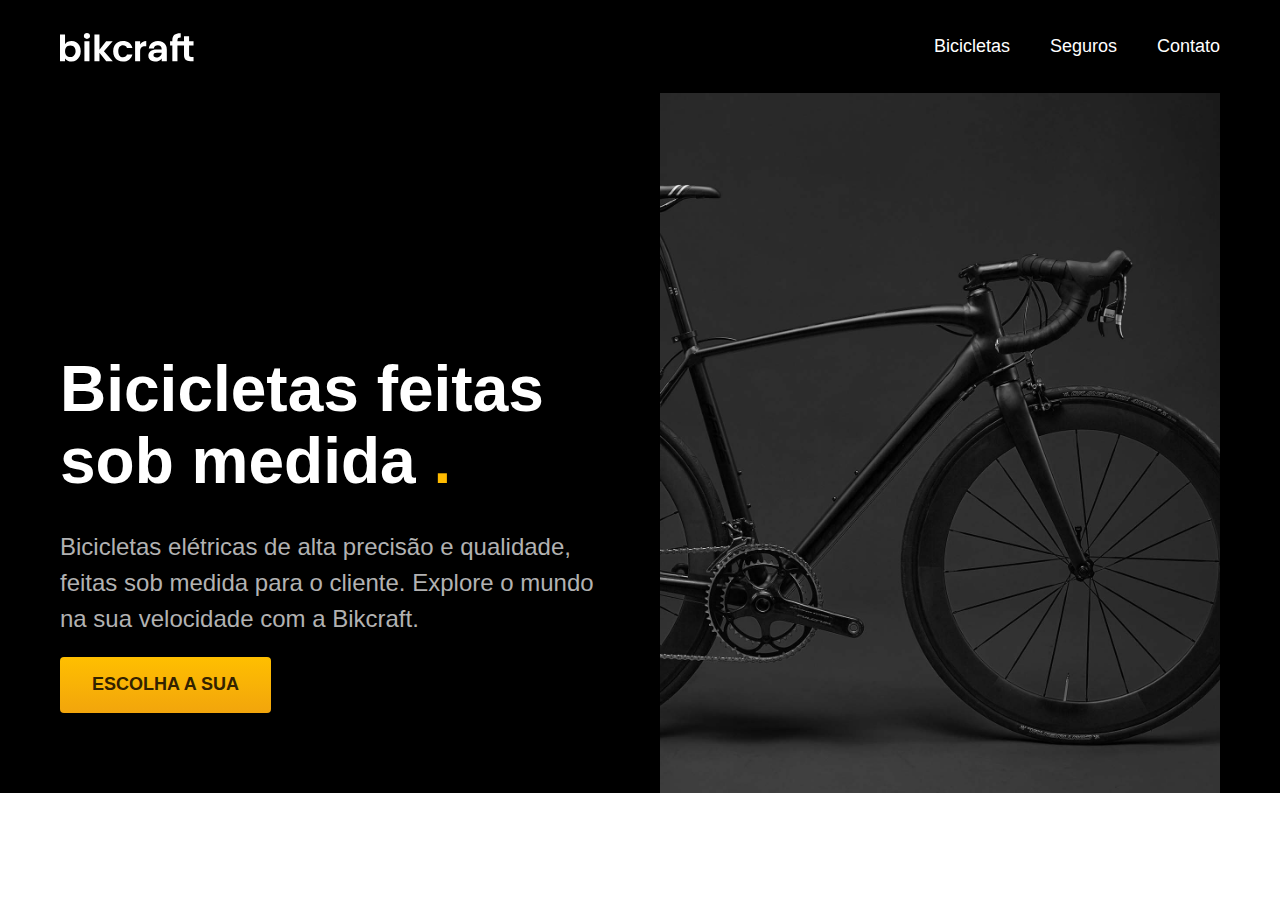
<file: index.html>
<!DOCTYPE html>

<html lang="pt-br">

<head>
  <meta charset="UTF-8">
  <meta name="viewport" content="width=device-width, initial-scale=1.0">
  <title>Bikcraft - Bicicletas Elétricas</title>
  <meta name="description" content="Bicicletas elétricas de alta precisão e qualidade,  feitas sob medida para o cliente. Explore o mundo na sua velocidade com a Bikcraft.">

  <link rel="stylesheet" href="./css/style.css">
</head>

<body>
  <header class="header-bg">
    <div class="header">
      <a href="./"><img src="./img/bikcraft.svg" alt="Bikcraft"></a>
      <nav aria-label="primaria">
        <ul class="header-menu">
          <li><a href="./bicicletas.html">Bicicletas</a></li>
          <li><a href="./seguros.html">Seguros</a></li>
          <li><a href="./contato.html">Contato</a></li>
        </ul>
      </nav>
    </div>
  </header>

  <main class="introducao-bg">
    <div class="introducao">
      <div class="introducao-conteudo">
        <h1>Bicicletas feitas sob medida <span>.</span></h1>
        <p>Bicicletas elétricas de alta precisão e qualidade, feitas sob medida para o cliente. Explore o mundo na sua velocidade com a Bikcraft.</p>
        <a href="./bicicletas.html">Escolha a sua</a>
      </div>
      <img src="./img/fotos/introducao.jpg" alt="Bicicleta elétrica preta">
    </div>

  </main>
</body>

</html>
</file>
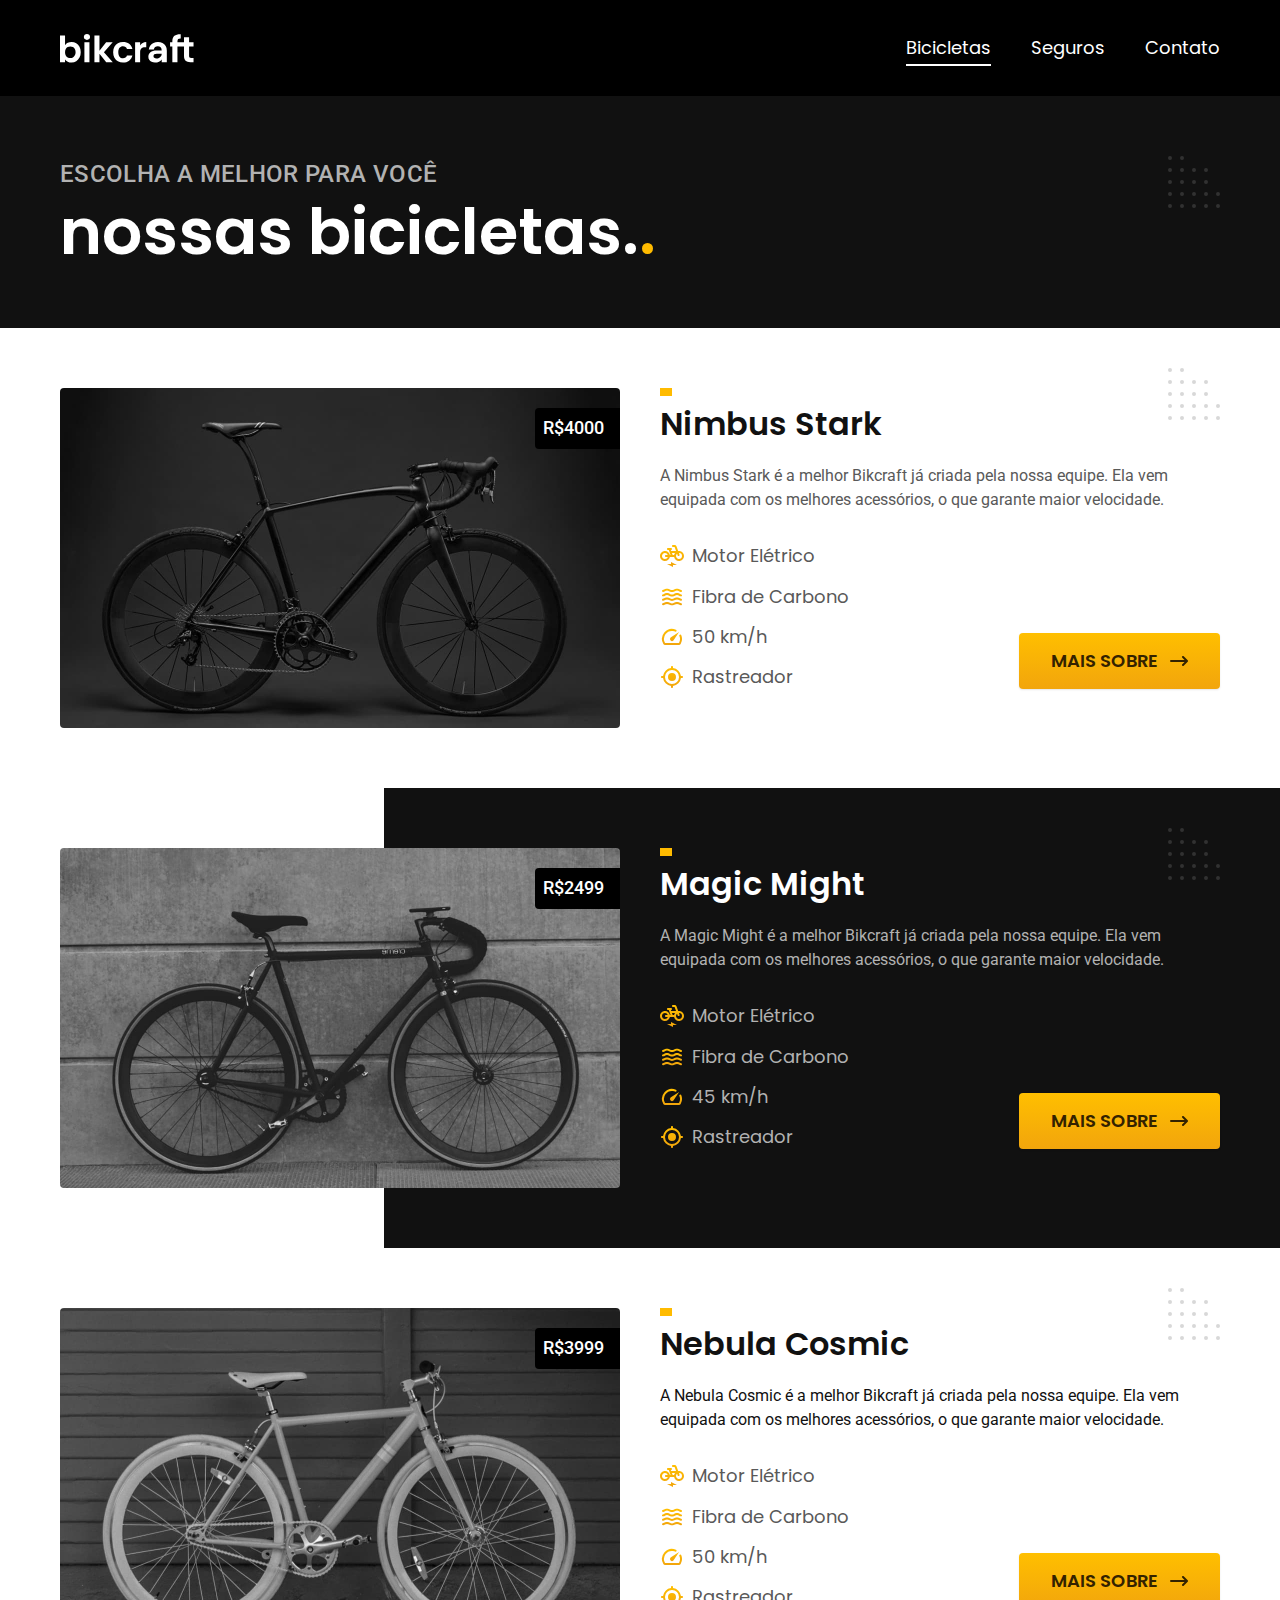
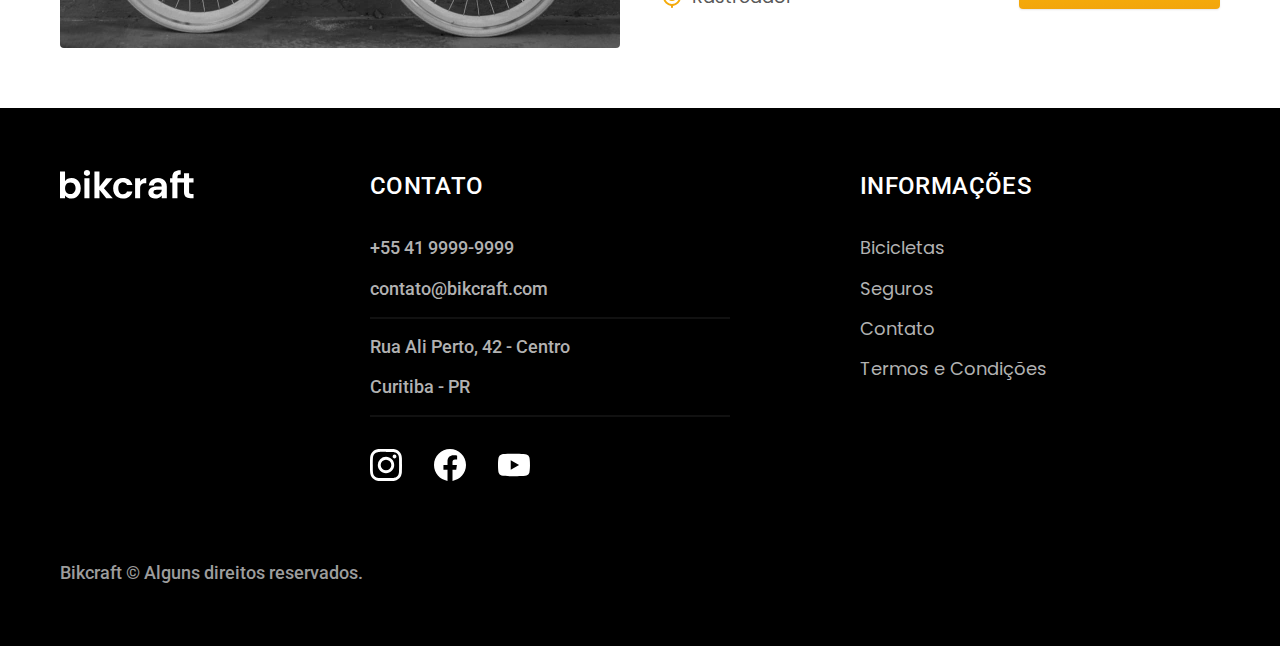
<file: bicicletas.html>
<!DOCTYPE html>

<html lang="pt-br">

<head>
  <meta charset="UTF-8">
  <meta name="viewport" content="width=device-width, initial-scale=1.0">
  <title>Bicicletas | Bikcraft</title>
  <meta name="description" content="Bicicletas">

  <link rel="icon" href="./favicon.svg" type="image/svg+xml">

  <link rel="preload" href="./css/style.min.css" as="style">
  <link rel="stylesheet" href="./css/style.min.css">
  <link rel="preconnect" href="https://fonts.googleapis.com">
  <link rel="preconnect" href="https://fonts.gstatic.com" crossorigin>
  <link href="https://fonts.googleapis.com/css2?family=Merriweather:ital,opsz,wght@1,18..144,900&family=Poppins:wght@400;600&family=Roboto:wght@100..900&display=swap" rel="stylesheet">
  <script>document.documentElement.classList.add('js');</script>
</head>

<body id="bicicletas">
  <header class="header-bg">
    <div class="header container">
      <a href="./"><img src="./img/bikcraft.svg" alt="Bikcraft"></a>
      <nav aria-label="primaria">
        <ul class="header-menu font-1-m cor-0">
          <li><a href="./bicicletas.html">Bicicletas</a></li>
          <li><a href="./seguros.html">Seguros</a></li>
          <li><a href="./contato.html">Contato</a></li>
        </ul>
      </nav>
    </div>
  </header>

  <main>
    <div class="titulo-bg">
      <div class="titulo container">
        <p class="font-2-l-b cor-5">Escolha a melhor para você</p>
        <h1 class="font-1-xxl cor-0">nossas bicicletas.<span class="cor-p1">.</span></h1>
      </div>
    </div>


    <div class="bicicletas container">
      <div class="bicicletas-imagem">
        <img src="./img/bicicletas/nimbus.jpg" alt="Bicicleta preta">
        <span class="font-2-m cor-0">R$4000</span>
      </div>
      <div class="bicicletas-conteudo">
        <h2 class="font-1-xl">Nimbus Stark</h2>
        <p class="font-2-s cor-8">A Nimbus Stark é a melhor Bikcraft já criada pela nossa equipe. Ela vem equipada com os melhores acessórios, o que garante maior velocidade.</p>
        <ul class="font-1-m cor-8">
          <li><img src="./img/icones/eletrica.svg" alt="">
            Motor Elétrico
          </li>
          <li><img src="./img/icones/carbono.svg" alt="">
            Fibra de Carbono
          </li>
          <li><img src="./img/icones/velocidade.svg" alt="">
            50 km/h
          </li>
          <li><img src="./img/icones/rastreador.svg" alt="">
            Rastreador </li>
        </ul>
        <a class="botao seta" href="./bicicletas/nimbus.html">Mais Sobre</a>
      </div>
    </div>

    <div class="bicicletas-bg">
      <div class="bicicletas container">
        <div class="bicicletas-imagem">
          <img src="./img/bicicletas/magic.jpg" alt="Bicicleta preta">
          <span class="font-2-m cor-0">R$2499</span>
        </div>
        <div class="bicicletas-conteudo">
          <h2 class="font-1-xl cor-0">Magic Might</h2>
          <p class="font-2-s cor-5">A Magic Might é a melhor Bikcraft já criada pela nossa equipe. Ela vem equipada com os melhores acessórios, o que garante maior velocidade.</p>
          <ul class="font-1-m cor-5">
            <li><img src="./img/icones/eletrica.svg" alt="">
              Motor Elétrico
            </li>
            <li><img src="./img/icones/carbono.svg" alt="">
              Fibra de Carbono
            </li>
            <li><img src="./img/icones/velocidade.svg" alt="">
              45 km/h
            </li>
            <li><img src="./img/icones/rastreador.svg" alt="">
              Rastreador </li>
          </ul>
          <a class="botao seta" href="./bicicletas/magic.html">Mais Sobre</a>
        </div>
      </div>
    </div>

    <div class="bicicletas container">
      <div class="bicicletas-imagem">
        <img src="./img/bicicletas/nebula.jpg" alt="Bicicleta preta">
        <span class="font-2-m cor-0">R$3999</span>
      </div>
      <div class="bicicletas-conteudo">
        <h2 class="font-1-xl">Nebula Cosmic</h2>
        <p class="font-2-s cor8">A Nebula Cosmic é a melhor Bikcraft já criada pela nossa equipe. Ela vem equipada com os melhores acessórios, o que garante maior velocidade.</p>
        <ul class="font-1-m cor-8">
          <li><img src="./img/icones/eletrica.svg" alt="">
            Motor Elétrico
          </li>
          <li><img src="./img/icones/carbono.svg" alt="">
            Fibra de Carbono
          </li>
          <li><img src="./img/icones/velocidade.svg" alt="">
            50 km/h
          </li>
          <li><img src="./img/icones/rastreador.svg" alt="">
            Rastreador </li>
        </ul>
        <a class="botao seta" href="./bicicletas/nebula.html">Mais Sobre</a>
      </div>
    </div>


  </main>


  <footer class="footer-bg">
    <div class="footer container">
      <img src="./img/bikcraft.svg" alt="Bikecraft">
      <div class="footer-contato">
        <h3 class="font-2-l-b cor-0">Contato</h3>
        <ul class="font-2-m cor-5">
          <li><a href="tel:+554199999999">+55 41 9999-9999</a></li>
          <li><a href="mailto:contato@bikcraft.com">contato@bikcraft.com</a></li>
          <li>Rua Ali Perto, 42 - Centro</li>
          <li>Curitiba - PR</li>
        </ul>
        <div class="footer-redes">
          <a href="./">
            <img src="./img/redes/instagram.svg" alt="instagram">
          </a>
          <a href="./">
            <img src="./img/redes/facebook.svg" alt="Facebook">
          </a>
          <a href="./">
            <img src="./img/redes/youtube.svg" alt="youtube">
          </a>
        </div>
      </div>
      <div class="footer-informacoes">
        <h3 class="font-2-l-b cor-0">Informações</h3>
        <nav>
          <ul class="font-1-m cor-5">
            <li><a href="./bicicletas.html">Bicicletas</a></li>
            <li><a href="./seguros.html">Seguros</a></li>
            <li><a href="./contato.html">Contato</a></li>
            <li><a href="./termos.html">Termos e Condições</a></li>
          </ul>
        </nav>
      </div>
      <p class="footer-copy font-2-m cor-6">Bikcraft © Alguns direitos reservados.</p>
    </div>
  </footer>
  <script src="./js/script.js"></script>
</body>

</html>
</file>
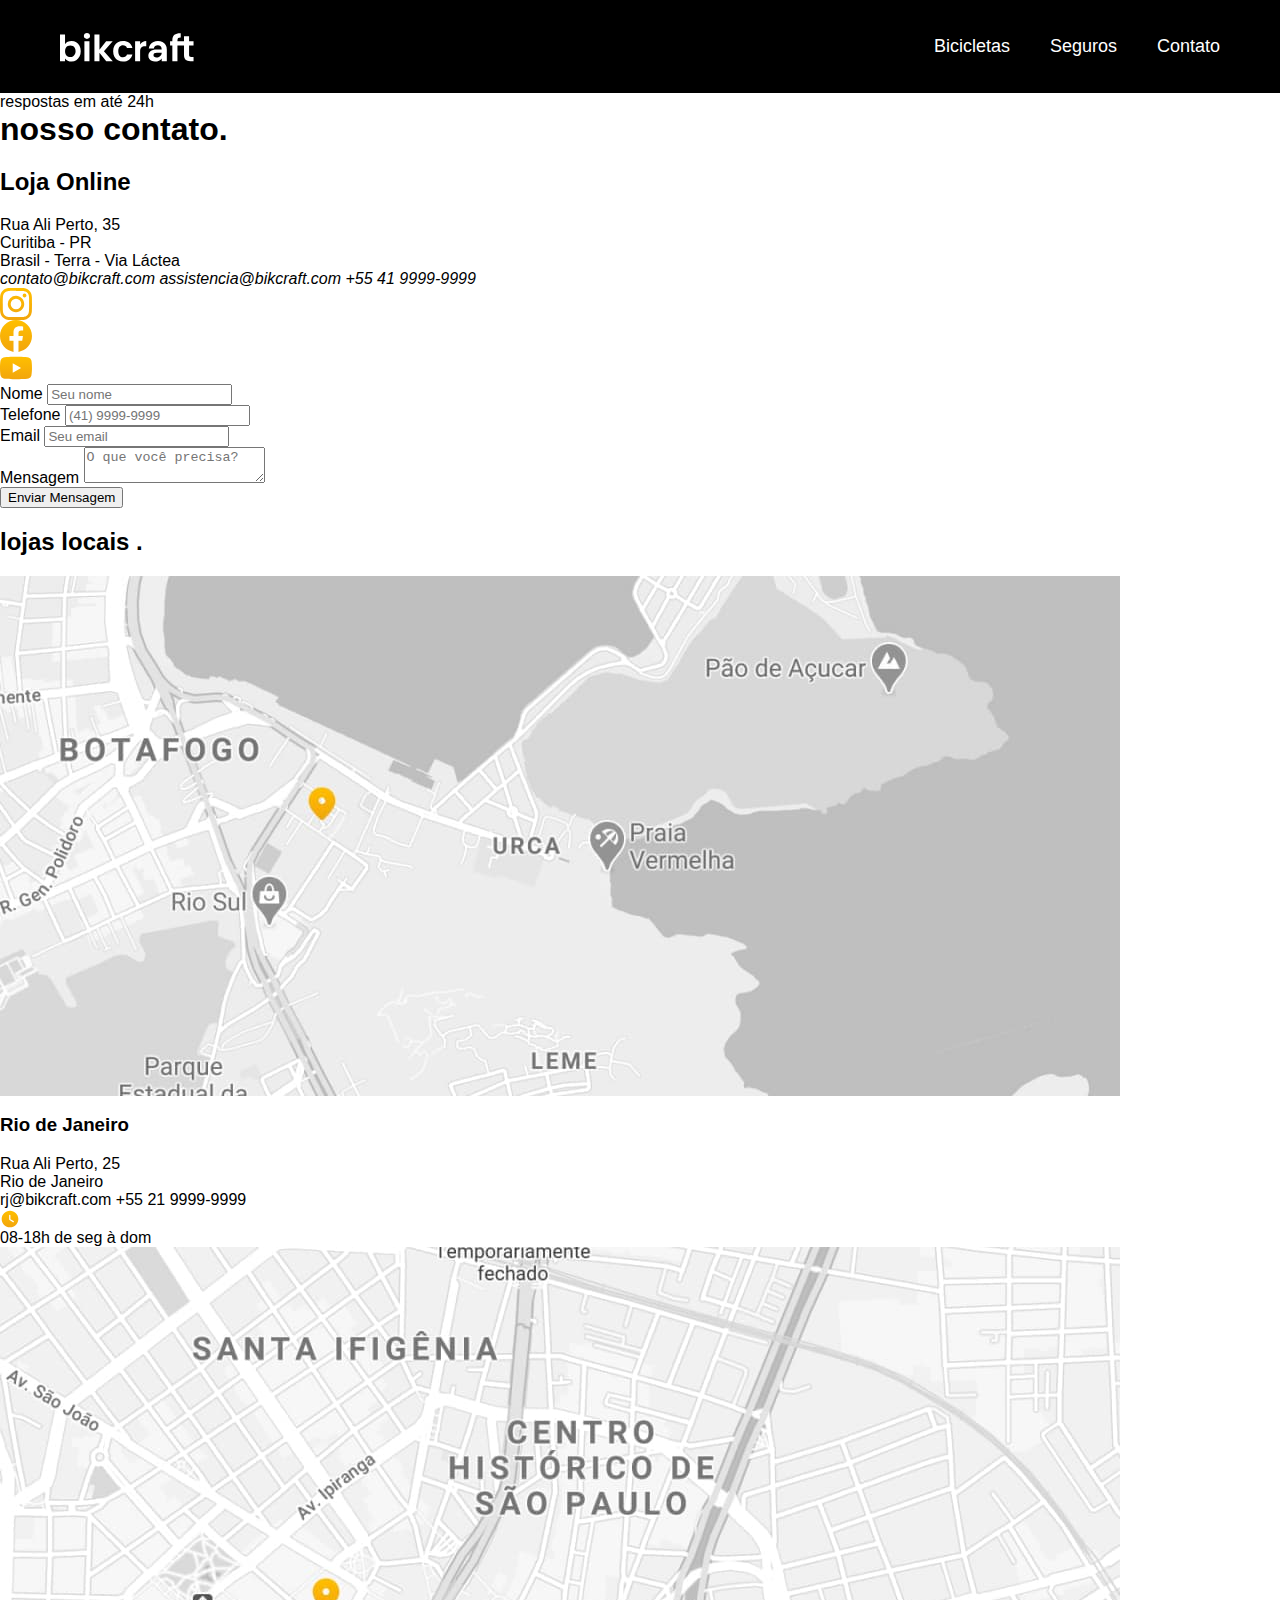
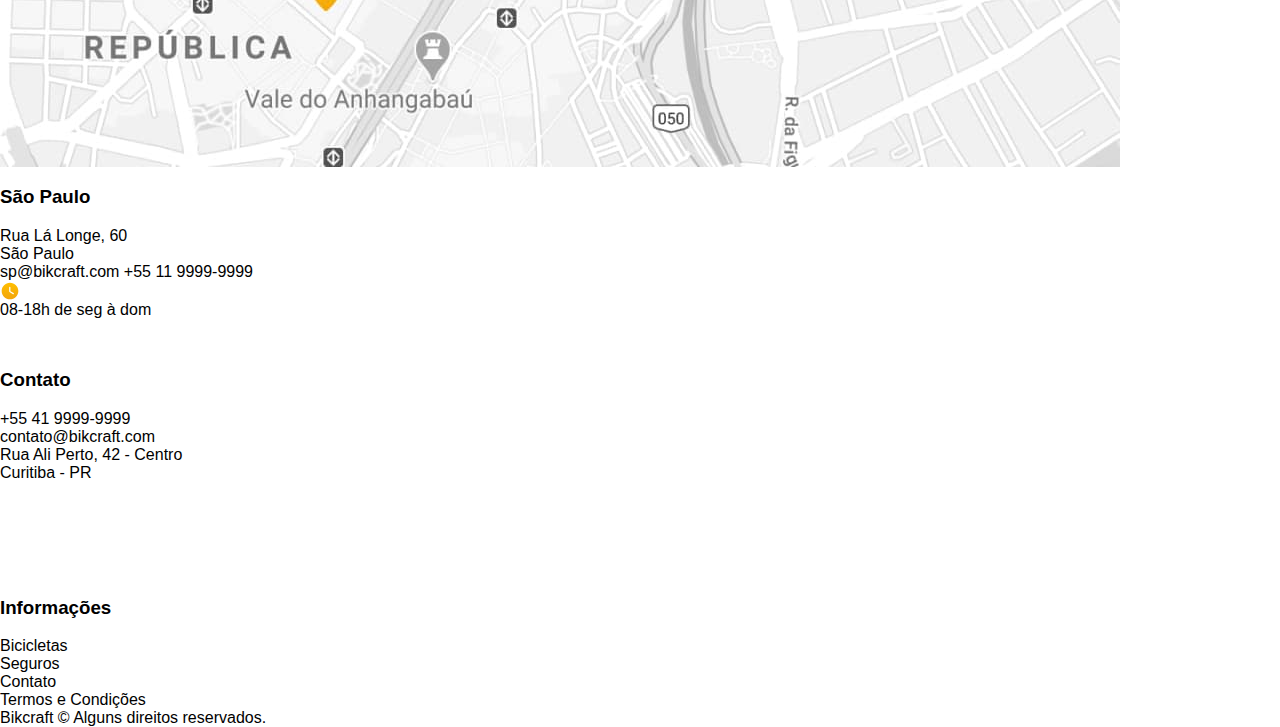
<file: contato.html>
<!DOCTYPE html>

<html lang="pt-br">

<head>
  <meta charset="UTF-8">
  <meta name="viewport" content="width=device-width, initial-scale=1.0">
  <title>Contato | Bikcraft</title>
  <meta name="description" content="Contato">

  <link rel="preload" href="./css/style.css" as="style">
  <link rel="stylesheet" href="./css/style.css">
  <link rel="preconnect" href="https://fonts.googleapis.com">
  <link rel="preconnect" href="https://fonts.gstatic.com" crossorigin>
  <link href="https://fonts.googleapis.com/css2?family=Merriweather:ital,opsz,wght@1,18..144,900&family=Poppins:wght@400;600&family=Roboto:wght@100..900&display=swap" rel="stylesheet">
</head>

<body id="contato">
  <header class="header-bg">
    <div class="header container">
      <a href="./"><img src="./img/bikcraft.svg" alt="Bikcraft"></a>
      <nav aria-label="primaria">
        <ul class="header-menu font-1-m cor-0">
          <li><a href="./bicicletas.html">Bicicletas</a></li>
          <li><a href="./seguros.html">Seguros</a></li>
          <li><a href="./contato.html">Contato</a></li>
        </ul>
      </nav>
    </div>
  </header>

  <main>
    <div class="titulo-bg">
      <div class="titulo container">
        <p class="font-2-l-b cor-5">respostas em até 24h</p>
        <h1 class="font-1-xxl cor-0">nosso contato<span class="cor-p1">.</span></h1>
      </div>
    </div>

    <div class="contato container">
      <section class="contato-dados" aria-label="Endereço">
        <h2 class="font-1-m cor-0">Loja Online</h2>
        <div class="contato-endereco font-2-s cor-4">
          <p>Rua Ali Perto, 35</p>
          <p>Curitiba - PR</p>
          <p>Brasil - Terra - Via Láctea</p>
        </div>
        <address class="contato-meios font-2-s cor-4">
          <a href="mailto:contato@bikcraft.com">contato@bikcraft.com</a>
          <a href="mailto:assistencia@bikcraft.com">assistencia@bikcraft.com</a>
          <a href="tel:+554199999999">+55 41 9999-9999</a>
        </address>
        <div class="contato-redes">
          <a href="https://www.instagram.com/accounts/login">
            <img src="./img/redes/instagram-p.svg" alt="instagram">
          </a>
          <a href="https://www.facebook.com/?locale=pt_BR">
            <img src="./img/redes/facebook-p.svg" alt="Facebook">
          </a>
          <a href="https://www.youtube.com">
            <img src="./img/redes/youtube-p.svg" alt="youtube">
          </a>
        </div>
      </section>
      <section class="contato-formulario" aria-label="Formulario">
        <form class="form" action="./contato.html">
          <div>
            <label for="nome">Nome</label>
            <input type="text" id="nome" name="nome" placeholder="Seu nome">
          </div>
          <div>
            <label for="telefone">Telefone</label>
            <input type="text" id="telefone" name="telefone" placeholder="(41) 9999-9999">
          </div>
          <div class="col-2">
            <label for="email">Email</label>
            <input type="email" id="email" name="email" placeholder="Seu email">
          </div>
          <div class="col-2">
            <label for="mensagem">Mensagem</label>
            <textarea type="5" id="mensagem" name="mensagem" placeholder="O que você precisa?""></textarea>
          </div>
          <button class=" botao col-2">Enviar Mensagem</button>
        </form>
      </section>
    </div>
  </main>

<article class="lojas container">
<h2 class="font-1-xxl">lojas locais <span class="cor-p1">.</span></h2>
<div class="lojas-item">
  <img src="./img/lojas/rj.jpg" alt="mapa loja em Rua Ali Perto, 25 - Rio de Janeiro - RJ">
   <div class="lojas-conteudo">
     <h3 class="font-1-xl">Rio de Janeiro</h3>
     <div class="lojas-dados font-2-s cor-8">
     <p>Rua Ali Perto, 25</p>
     <p>Rio de Janeiro</p>
    </div>
   <div class="lojas-dados font-2-s cor-8">
    <a href="mailto:rj@bikcraft.com">rj@bikcraft.com</a>
    <a href="tel:+552199999999">+55 21 9999-9999</a>
   </div>
   <p class="lojas-tempo font-1-s"><img src="./img/icones/horario.svg" alt="">08-18h de seg à dom</p>
  </div>
</div>

<div class="lojas-item">
  <img src="./img/lojas/sp.jpg" alt="mapa loja em Rua Lá Longe, 60 - São Paulo - SP">
  <div class="lojas-conteudo">
     <h3 class="font-1-xl">São Paulo</h3>
     <div class="lojas-dados font-2-s cor-8">
       <p>Rua Lá Longe, 60</p>
       <p>São Paulo</p>
     </div>
     <div class="lojas-dados font-2-s cor-8">
      <a href="mailto:sp@bikcraft.com">sp@bikcraft.com</a>
      <a href="tel:+551199999999">+55 11 9999-9999</a>
     </div>
     <p class="lojas-tempo font-1-s"><img src="./img/icones/horario.svg" alt="">08-18h de seg à dom</p>
  </div>
</div>
</article>


  <footer class=" footer-bg">
    <div class="footer container">
      <img src="./img/bikcraft.svg" alt="Bikecraft">
      <div class="footer-contato">
        <h3 class="font-2-l-b cor-0">Contato</h3>
        <ul class="font-2-m cor-5">
          <li><a href="tel:+554199999999">+55 41 9999-9999</a></li>
          <li><a href="mailto:contato@bikcraft.com">contato@bikcraft.com</a></li>
          <li>Rua Ali Perto, 42 - Centro</li>
          <li>Curitiba - PR</li>
        </ul>
        <div class="footer-redes">
          <a href="./">
            <img src="./img/redes/instagram.svg" alt="instagram">
          </a>
          <a href="./">
            <img src="./img/redes/facebook.svg" alt="Facebook">
          </a>
          <a href="./">
            <img src="./img/redes/youtube.svg" alt="youtube">
          </a>
        </div>
      </div>
      <div class="footer-informacoes">
        <h3 class="font-2-l-b cor-0">Informações</h3>
        <nav>
          <ul class="font-1-m cor-5">
            <li><a href="./bicicletas.html">Bicicletas</a></li>
            <li><a href="./seguros.html">Seguros</a></li>
            <li><a href="./contato.html">Contato</a></li>
            <li><a href="./termos.html">Termos e Condições</a></li>
          </ul>
        </nav>
      </div>
      <p class="footer-copy font-2-m cor-6">Bikcraft © Alguns direitos reservados.</p>
    </div>
  </footer>
</body>

</html>
</file>
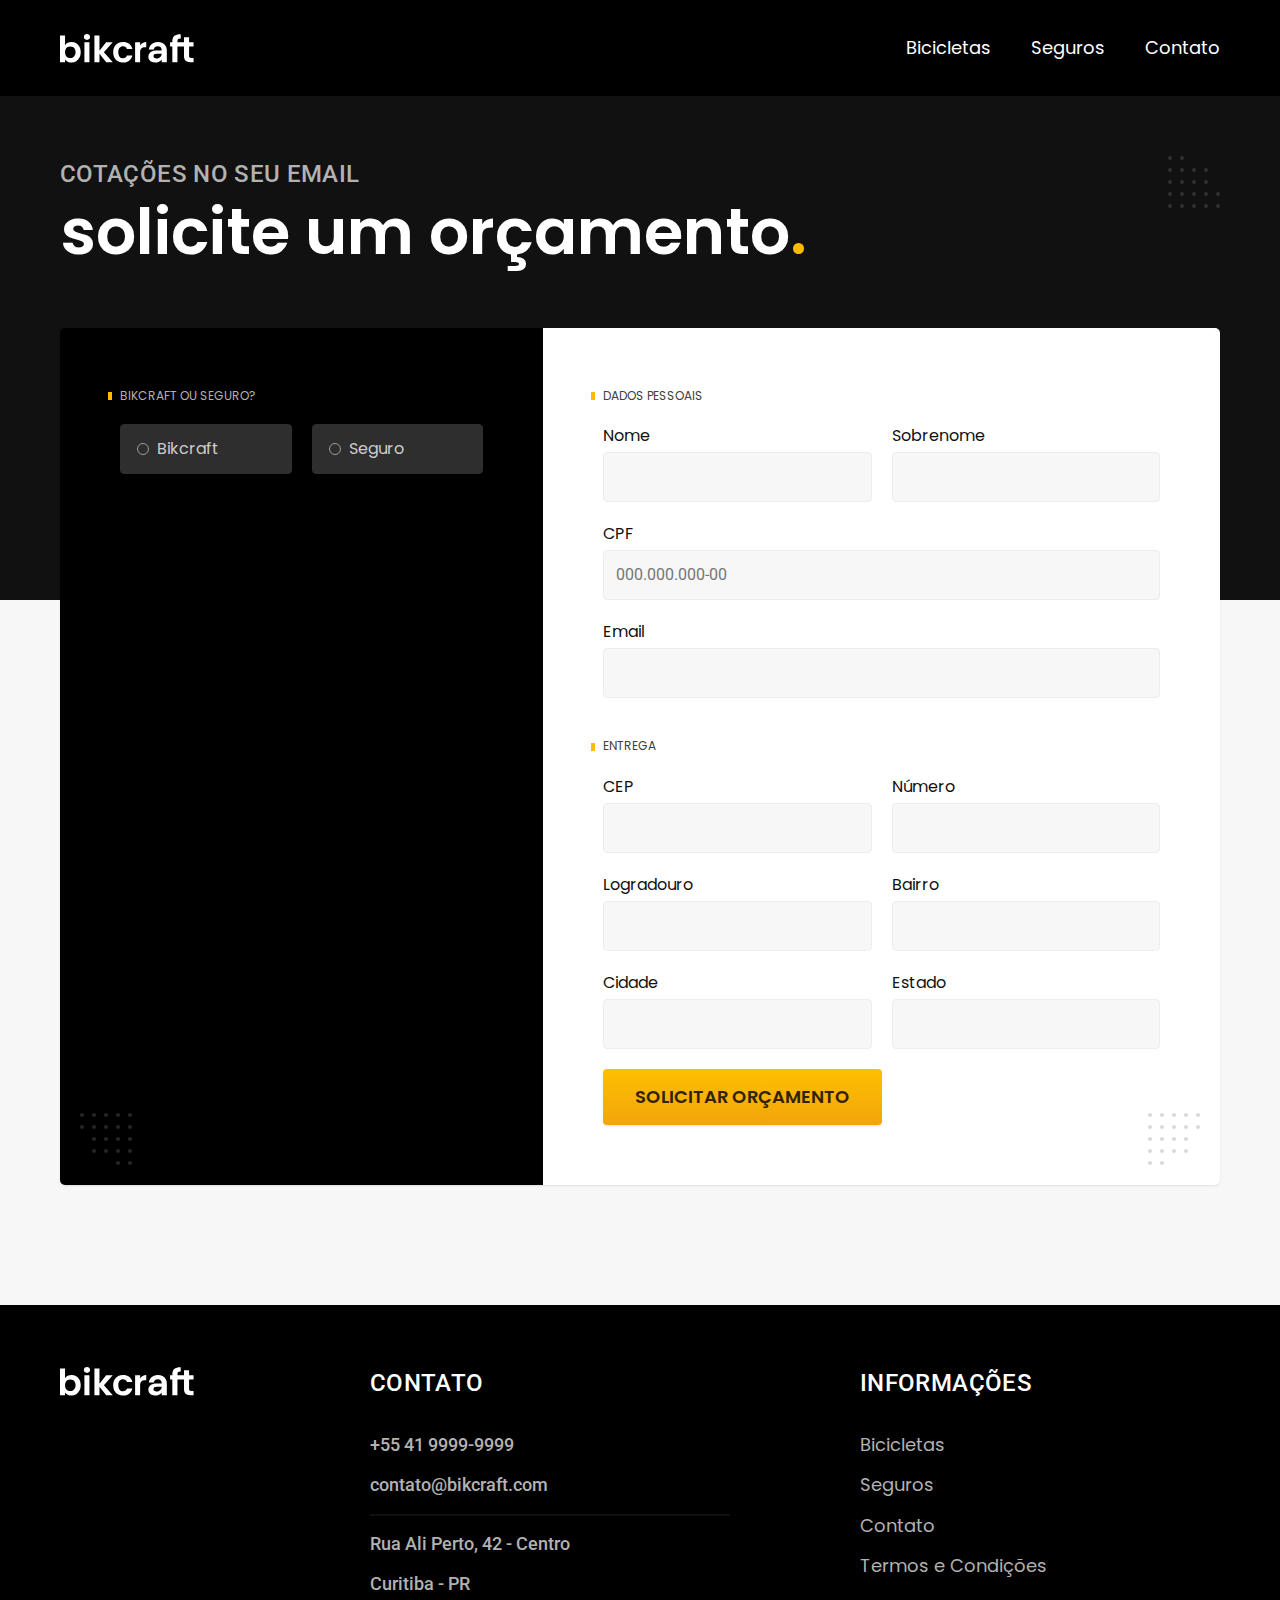
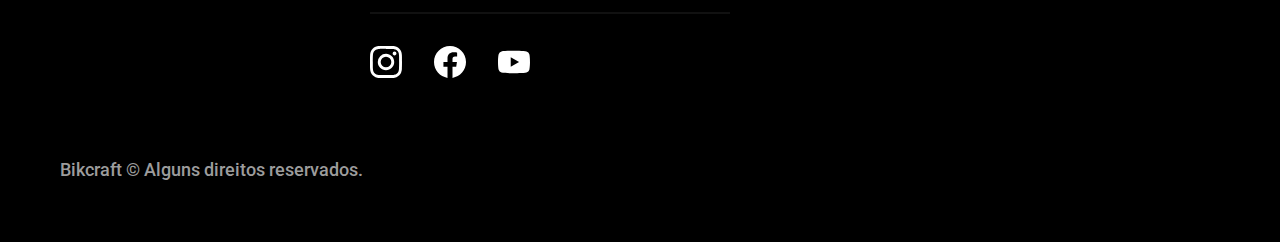
<file: orcamento.html>
<!DOCTYPE html>

<html lang="pt-br">

<head>
  <meta charset="UTF-8">
  <meta name="viewport" content="width=device-width, initial-scale=1.0">
  <title>Orçamento| Bikcraft</title>
  <meta name="description" content="Orçamento">

  <link rel="icon" href="./favicon.svg" type="image/svg+xml">

  <link rel="preload" href="./css/style.min.css" as="style">
  <link rel="stylesheet" href="./css/style.min.css">
  <link rel="preconnect" href="https://fonts.googleapis.com">
  <link rel="preconnect" href="https://fonts.gstatic.com" crossorigin>
  <link href="https://fonts.googleapis.com/css2?family=Merriweather:ital,opsz,wght@1,18..144,900&family=Poppins:wght@400;600&family=Roboto:wght@100..900&display=swap" rel="stylesheet">
  <script>document.documentElement.classList.add('js');</script>
</head>

<body id="orcamento">
  <header class="header-bg">
    <div class="header container">
      <a href="./"><img src="./img/bikcraft.svg" alt="Bikcraft"></a>
      <nav aria-label="primaria">
        <ul class="header-menu font-1-m cor-0">
          <li><a href="./bicicletas.html">Bicicletas</a></li>
          <li><a href="./seguros.html">Seguros</a></li>
          <li><a href="./contato.html">Contato</a></li>
        </ul>
      </nav>
    </div>
  </header>

  <main>
    <div class="titulo-bg">
      <div class="titulo container">
        <p class="font-2-l-b cor-5">COTAÇÕES NO SEU EMAIL</p>
        <h1 class="font-1-xxl cor-0">solicite um orçamento<span class="cor-p1">.</span></h1>
      </div>
    </div>

    <form class="orcamento container" action="./">
      <div class="orcamento-produto">
        <h2 class="font-1-xs cor-5">Bikcraft ou Seguro?</h2>

        <input type="radio" name="tipo" value="bikcraft" id="bikcraft">
        <label for="bikcraft">Bikcraft</label>

        <input type="radio" name="tipo" value="seguro" id="seguro">
        <label for="seguro">Seguro</label>

        <div class="orcamento-conteudo" id="orcamento-bikcraft">
          <h2 class="font-1-xs cor-5">Escolhas a sua</h2>

          <input type="radio" name="produto" value="nimbus" id="nimbus">
          <label for="nimbus">Nimbus Stark <span>R$ 4000</span></label>
          <div class="orcamento-detalhes">
            <ul class="font-1-xs cor-8">
              <li><img src="./img/icones/eletrica.svg" alt="">Motor Elétrico</li>
              <li><img src="./img/icones/carbono.svg" alt="">Fibra de Carbono</li>
              <li><img src="./img/icones/velocidade.svg" alt="">50 km/h</li>
              <li><img src="./img/icones/rastreador.svg" alt="">Rastreador</li>
            </ul>
            <img src="./img/bicicletas/nimbus.jpg" alt="Bicicleta Preta">
          </div>

          <input type="radio" name="produto" value="magic" id="magic">
          <label for="magic">Magic Might <span>R$ 2499</span></label>
          <div class="orcamento-detalhes">
            <ul class="font-1-xs cor-8">
              <li><img src="./img/icones/eletrica.svg" alt="">Motor Elétrico</li>
              <li><img src="./img/icones/carbono.svg" alt="">Fibra de Carbono</li>
              <li><img src="./img/icones/velocidade.svg" alt="">40 km/h</li>
              <li><img src="./img/icones/rastreador.svg" alt="">Rastreador</li>
            </ul>
            <img src="./img/bicicletas/magic.jpg" alt="Bicicleta Preta">
          </div>


          <input type="radio" name="produto" value="nebula" id="nebula">
          <label for="nebula">Nebula Cosmic <span>R$ 3999</span></label>
          <div class="orcamento-detalhes">
            <ul class="font-1-xs cor-8">
              <li><img src="./img/icones/eletrica.svg" alt="">Motor Elétrico</li>
              <li><img src="./img/icones/carbono.svg" alt="">Fibra de Carbono</li>
              <li><img src="./img/icones/velocidade.svg" alt="">45 km/h</li>
              <li><img src="./img/icones/rastreador.svg" alt="">Rastreador</li>
            </ul>
            <img src="./img/bicicletas/nebula.jpg" alt="Bicicleta Preta">
          </div>
        </div>

        <div class="orcamento-conteudo" id="orcamento-seguro">
          <h2 class="font-1-xs cor-5">Escolhas o plano</h2>

          <input type="radio" name="produto" value="prata" id="prata">
          <label for="prata">Prata <span>R$ 199</span></label>

          <input type="radio" name="produto" value="ouro" id="ouro">
          <label for="ouro">Ouro <span>R$ 299</span></label>
        </div>
      </div>
      <div class="orcamento-dados form">
        <h2 class="font-1-xs cor-9 col-2">dados pessoais</h2>
        <div>
          <label for="nome">Nome</label>
          <input type="text" id="nome" name="nome">
        </div>
        <div>
          <label for="sobrenome">Sobrenome</label>
          <input type="text" id="sobrenome" name="sobrenome">
        </div>
        <div class="col-2">
          <label for="cpf">CPF</label>
          <input type="text" id="cpf" name="cpf" placeholder="000.000.000-00">
        </div>
        <div class="col-2">
          <label for="email">Email</label>
          <input type="email" id="email" name="email">
        </div>
        <h2 class="font-1-xs cor-9 col-2">Entrega</h2>
        <div>
          <label for="cep">CEP</label>
          <input type="text" id="cep" name="cep">
        </div>
        <div>
          <label for="numero">Número</label>
          <input type="text" id="numero" name="numero">
        </div>
        <div>
          <label for="logradouro">Logradouro</label>
          <input type="text" id="logradouro" name="logradouro">
        </div>
        <div>
          <label for="bairro">Bairro</label>
          <input type="text" id="bairro" name="bairro">
        </div>
        <div>
          <label for="cidade">Cidade</label>
          <input type="text" id="cidade" name="cidade">
        </div>
        <div>
          <label for="estado">Estado</label>
          <input type="text" id="estado" name="estado">
        </div>
        <button class="botao col-2">Solicitar Orçamento</button>
      </div>
    </form>
  </main>


  <footer class="footer-bg">
    <div class="footer container">
      <img src="./img/bikcraft.svg" alt="Bikecraft">
      <div class="footer-contato">
        <h3 class="font-2-l-b cor-0">Contato</h3>
        <ul class="font-2-m cor-5">
          <li><a href="tel:+554199999999">+55 41 9999-9999</a></li>
          <li><a href="mailto:contato@bikcraft.com">contato@bikcraft.com</a></li>
          <li>Rua Ali Perto, 42 - Centro</li>
          <li>Curitiba - PR</li>
        </ul>
        <div class="footer-redes">
          <a href="./">
            <img src="./img/redes/instagram.svg" alt="instagram">
          </a>
          <a href="./">
            <img src="./img/redes/facebook.svg" alt="Facebook">
          </a>
          <a href="./">
            <img src="./img/redes/youtube.svg" alt="youtube">
          </a>
        </div>
      </div>
      <div class="footer-informacoes">
        <h3 class="font-2-l-b cor-0">Informações</h3>
        <nav>
          <ul class="font-1-m cor-5">
            <li><a href="./bicicletas.html">Bicicletas</a></li>
            <li><a href="./seguros.html">Seguros</a></li>
            <li><a href="./contato.html">Contato</a></li>
            <li><a href="./termos.html">Termos e Condições</a></li>
          </ul>
        </nav>
      </div>
      <p class="footer-copy font-2-m cor-6">Bikcraft © Alguns direitos reservados.</p>
    </div>
  </footer>
  <script src="./js/script.js"></script>
</body>

</html>
</file>
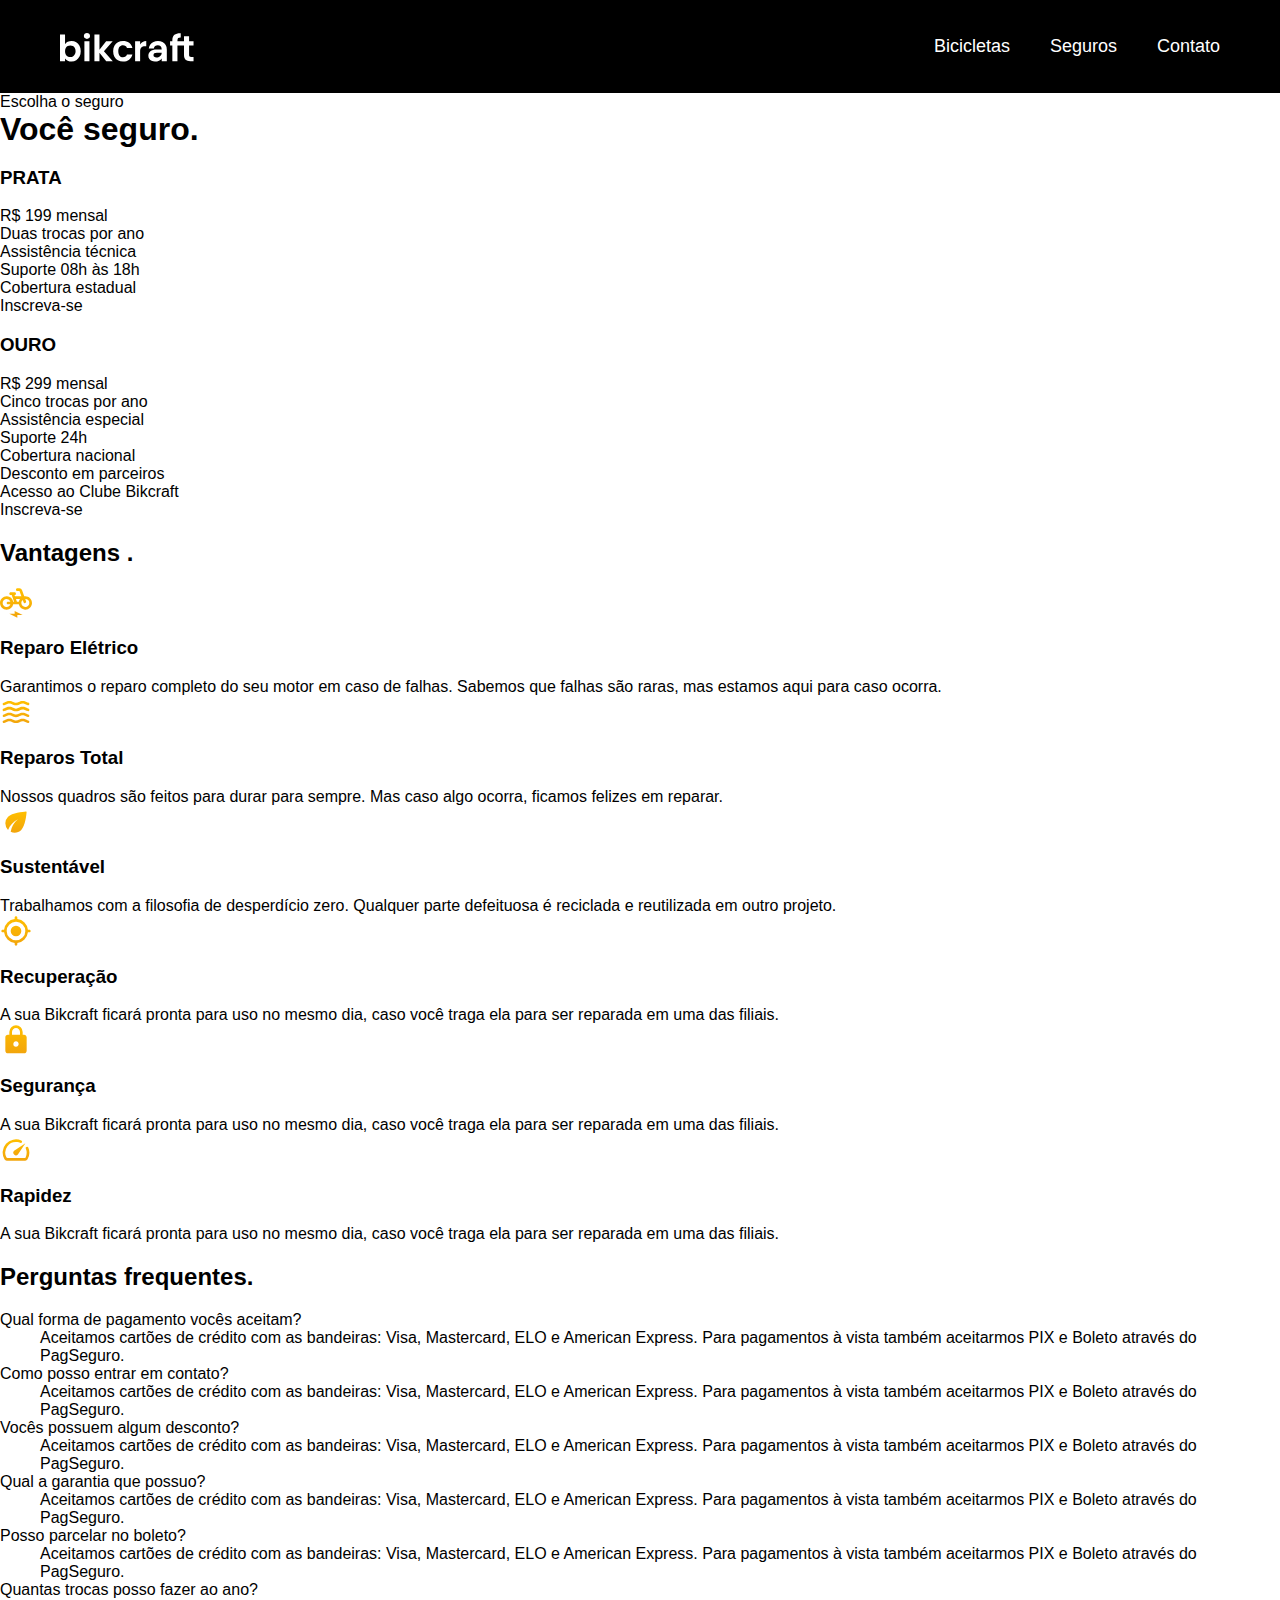
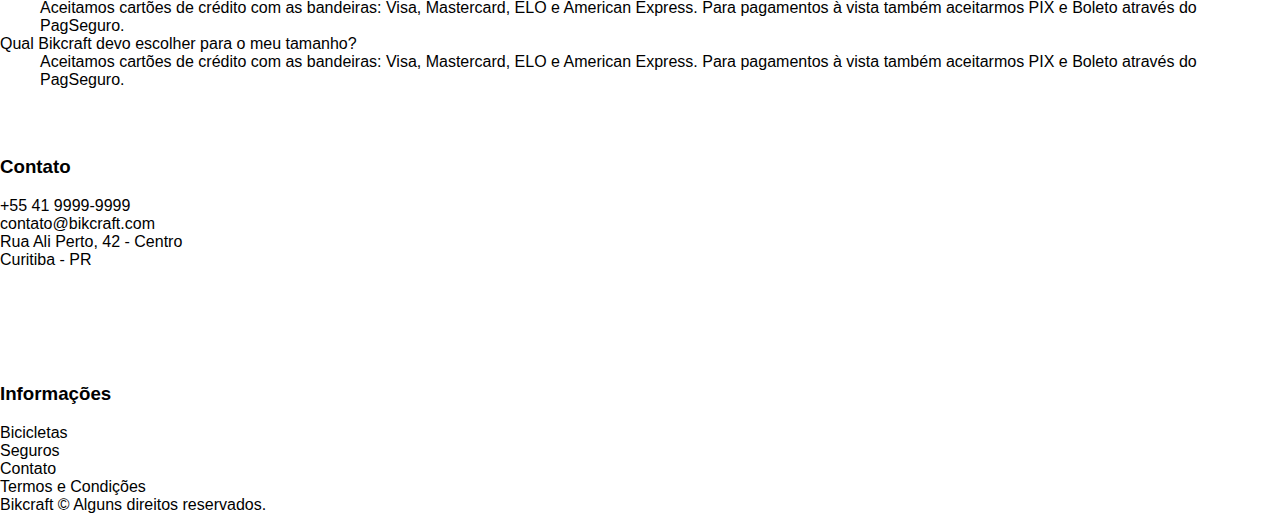
<file: seguros.html>
<!DOCTYPE html>

<html lang="pt-br">

<head>
  <meta charset="UTF-8">
  <meta name="viewport" content="width=device-width, initial-scale=1.0">
  <title>Seguros | Bikcraft</title>
  <meta name="description" content="Termos e Condições">

  <link rel="stylesheet" href="./css/style.css">

  <link rel="preconnect" href="https://fonts.googleapis.com">
  <link rel="preconnect" href="https://fonts.gstatic.com" crossorigin>
  <link href="https://fonts.googleapis.com/css2?family=Merriweather:ital,opsz,wght@1,18..144,900&family=Poppins:wght@400;600&family=Roboto:wght@100..900&display=swap" rel="stylesheet">
</head>

<body id="seguros">
  <header class="header-bg">
    <div class="header container">
      <a href="./"><img src="./img/bikcraft.svg" alt="Bikcraft"></a>
      <nav aria-label="primaria">
        <ul class="header-menu font-1-m cor-0">
          <li><a href="./bicicletas.html">Bicicletas</a></li>
          <li><a href="./seguros.html">Seguros</a></li>
          <li><a href="./contato.html">Contato</a></li>
        </ul>
      </nav>
    </div>
  </header>

  <main class="seguros-bg">
    <div class="titulo-bg">
      <div class="titulo container">
        <p class="font-2-l-b cor-5">Escolha o seguro</p>
        <h1 class="font-1-xxl cor-0">Você seguro<span class="cor-p1">.</span></h1>
      </div>
    </div>


    <div class="seguros container">
      <div class="seguros-item">
        <h3 class="font-1-xl cor-6">PRATA</h3>
        <span class="font-1-xl cor-0">R$ 199 <span class="font-1-xs cor-6">mensal</span></span>
        <ul class="font-2-m cor-0">
          <li>Duas trocas por ano</li>
          <li>Assistência técnica</li>
          <li>Suporte 08h às 18h</li>
          <li>Cobertura estadual</li>
        </ul>
        <a class="botao secundario" href="./orcamento.html">Inscreva-se</a>
      </div>

      <div class="seguros-item">
        <h3 class="font-1-xl cor-p1">OURO</h3>
        <span class="font-1-xl cor-0">R$ 299 <span class="font-1-xs cor-6">mensal</span></span>
        <ul class="font-2-m cor-0">
          <li>Cinco trocas por ano</li>
          <li>Assistência especial</li>
          <li>Suporte 24h</li>
          <li>Cobertura nacional</li>
          <li>Desconto em parceiros</li>
          <li>Acesso ao Clube Bikcraft</li>
        </ul>
        <a class="botao" href="./orcamento.html">Inscreva-se</a>
      </div>
    </div>
  </main>


  <article class="vantagens-bg">
    <div class="vantagens container">
      <h2 class="font-1-xxl cor-0">Vantagens <span class="cor-p1">.</span></h2>
      <ul>
        <li>
          <img src="./img/icones/eletrica.svg" alt="">
          <h3 class="font-1-l cor-0">Reparo Elétrico</h3>
          <p class="font-2-s cor-5">Garantimos o reparo completo do seu motor em caso de falhas. Sabemos que falhas são raras, mas estamos aqui para caso ocorra.</p>
        </li>
        <li>
          <img src="./img/icones/carbono.svg" alt="">
          <h3 class="font-1-l cor-0">Reparos Total</h3>
          <p class="font-2-s cor-5">Nossos quadros são feitos para durar para sempre. Mas caso algo ocorra, ficamos felizes em reparar.</p>
        </li>
        <li>
          <img src="./img/icones/sustentavel.svg" alt="">
          <h3 class="font-1-l cor-0">Sustentável</h3>
          <p class="font-2-s cor-5">Trabalhamos com a filosofia de desperdício zero. Qualquer parte defeituosa é reciclada e reutilizada em outro projeto.</p>
        </li>
        <li>
          <img src="./img/icones/rastreador.svg" alt="">
          <h3 class="font-1-l cor-0">Recuperação</h3>
          <p class="font-2-s cor-5">A sua Bikcraft ficará pronta para uso no mesmo dia, caso você traga ela para ser reparada em uma das filiais.</p>
        </li>
        <li>
          <img src="./img/icones/seguro.svg" alt="">
          <h3 class="font-1-l cor-0">Segurança</h3>
          <p class="font-2-s cor-5">A sua Bikcraft ficará pronta para uso no mesmo dia, caso você traga ela para ser reparada em uma das filiais.</p>
        </li>
        <li>
          <img src="./img/icones/velocidade.svg" alt="">
          <h3 class="font-1-l cor-0">Rapidez</h3>
          <p class="font-2-s cor-5">A sua Bikcraft ficará pronta para uso no mesmo dia, caso você traga ela para ser reparada em uma das filiais.</p>
        </li>
      </ul>
    </div>
  </article>

  <article class="perguntas container">
    <h2 class="font-1-xxl">Perguntas frequentes<span class="cor-p1">.</span></h2>
    <dl>
      <div>
        <dt class="font-1-m-b ">Qual forma de pagamento vocês aceitam?</dt>
        <dd class="font-2-s cor-9">Aceitamos cartões de crédito com as bandeiras: Visa, Mastercard, ELO e American Express. Para pagamentos à vista também aceitarmos PIX e Boleto através do PagSeguro.</dd>
      </div>
      <div>
        <dt class="font-1-m-b ">Como posso entrar em contato?</dt>
        <dd class="font-2-s cor-9">Aceitamos cartões de crédito com as bandeiras: Visa, Mastercard, ELO e American Express. Para pagamentos à vista também aceitarmos PIX e Boleto através do PagSeguro.</dd>
      </div>
      <div>
        <dt class="font-1-m-b ">Vocês possuem algum desconto?</dt>
        <dd class="font-2-s cor-9">Aceitamos cartões de crédito com as bandeiras: Visa, Mastercard, ELO e American Express. Para pagamentos à vista também aceitarmos PIX e Boleto através do PagSeguro.</dd>
      </div>
      <div>
        <dt class="font-1-m-b ">Qual a garantia que possuo?</dt>
        <dd class="font-2-s cor-9">Aceitamos cartões de crédito com as bandeiras: Visa, Mastercard, ELO e American Express. Para pagamentos à vista também aceitarmos PIX e Boleto através do PagSeguro.</dd>
      </div>
      <div>
        <dt class="font-1-m-b ">Posso parcelar no boleto?</dt>
        <dd class="font-2-s cor-9">Aceitamos cartões de crédito com as bandeiras: Visa, Mastercard, ELO e American Express. Para pagamentos à vista também aceitarmos PIX e Boleto através do PagSeguro.</dd>
      </div>
      <div>
        <dt class="font-1-m-b ">Quantas trocas posso fazer ao ano?</dt>
        <dd class="font-2-s cor-9">Aceitamos cartões de crédito com as bandeiras: Visa, Mastercard, ELO e American Express. Para pagamentos à vista também aceitarmos PIX e Boleto através do PagSeguro.</dd>
      </div>
      <div>
        <dt class="font-1-m-b ">Qual Bikcraft devo escolher para o meu tamanho?</dt>
        <dd class="font-2-s cor-9">Aceitamos cartões de crédito com as bandeiras: Visa, Mastercard, ELO e American Express. Para pagamentos à vista também aceitarmos PIX e Boleto através do PagSeguro.</dd>
      </div>
    </dl>
  </article>


  <footer class="footer-bg">
    <div class="footer container">
      <img src="./img/bikcraft.svg" alt="Bikecraft">
      <div class="footer-contato">
        <h3 class="font-2-l-b cor-0">Contato</h3>
        <ul class="font-2-m cor-5">
          <li><a href="tel:+554199999999">+55 41 9999-9999</a></li>
          <li><a href="mailto:contato@bikcraft.com">contato@bikcraft.com</a></li>
          <li>Rua Ali Perto, 42 - Centro</li>
          <li>Curitiba - PR</li>
        </ul>
        <div class="footer-redes">
          <a href="./">
            <img src="./img/redes/instagram.svg" alt="instagram">
          </a>
          <a href="./">
            <img src="./img/redes/facebook.svg" alt="Facebook">
          </a>
          <a href="./">
            <img src="./img/redes/youtube.svg" alt="youtube">
          </a>
        </div>
      </div>
      <div class="footer-informacoes">
        <h3 class="font-2-l-b cor-0">Informações</h3>
        <nav>
          <ul class="font-1-m cor-5">
            <li><a href="./bicicletas.html">Bicicletas</a></li>
            <li><a href="./seguros.html">Seguros</a></li>
            <li><a href="./contato.html">Contato</a></li>
            <li><a href="./termos.html">Termos e Condições</a></li>
          </ul>
        </nav>
      </div>
      <p class="footer-copy font-2-m cor-6">Bikcraft © Alguns direitos reservados.</p>
    </div>
  </footer>
</body>

</html>
</file>
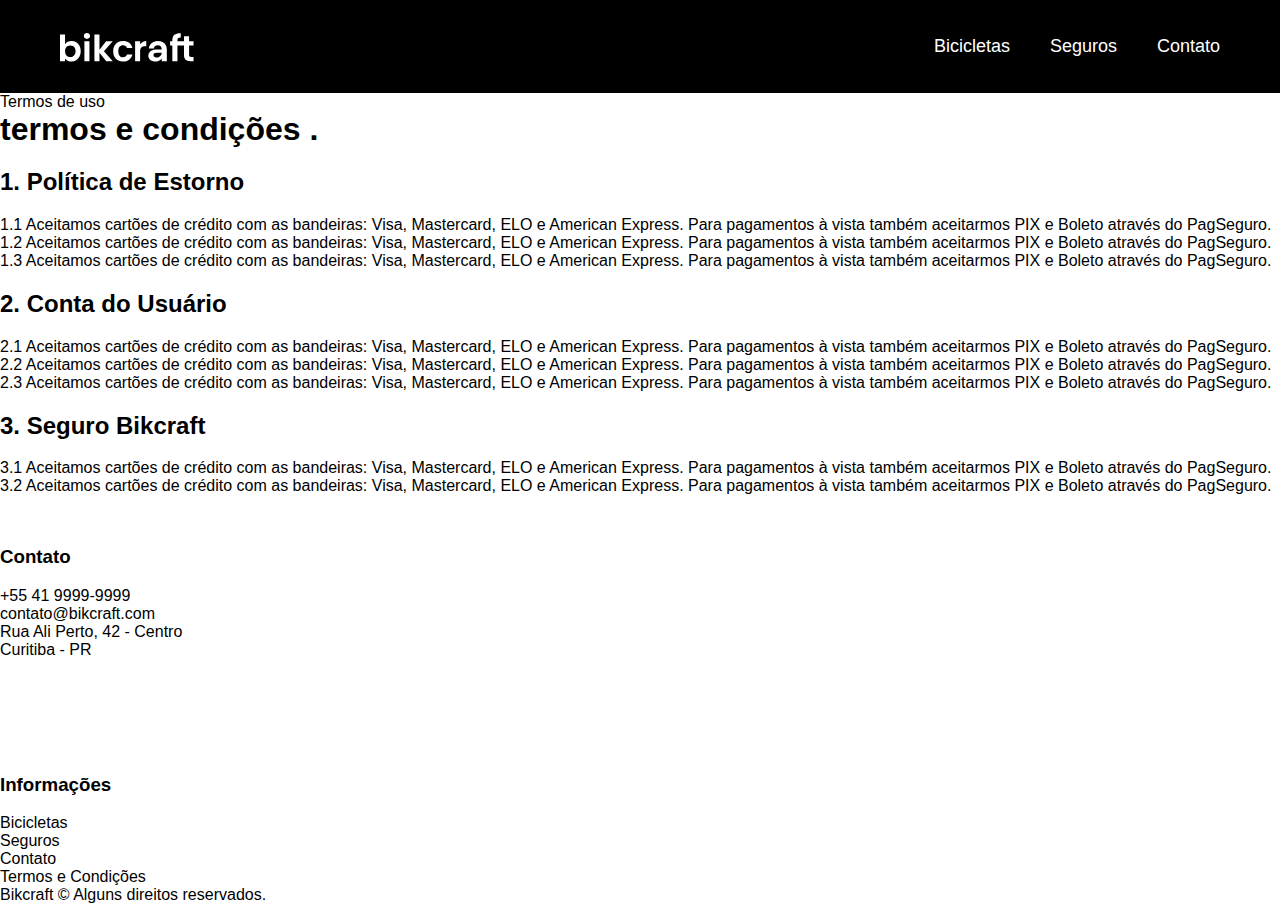
<file: termos.html>
<!DOCTYPE html>

<html lang="pt-br">

<head>
  <meta charset="UTF-8">
  <meta name="viewport" content="width=device-width, initial-scale=1.0">
  <title>Termos e Condições | Bikcraft</title>
  <meta name="description" content="Termos e Condições">

  <link rel="preload" href="./css/style.css" as="style">
  <link rel="stylesheet" href="./css/style.css">
  <link rel="preconnect" href="https://fonts.googleapis.com">
  <link rel="preconnect" href="https://fonts.gstatic.com" crossorigin>
  <link href="https://fonts.googleapis.com/css2?family=Merriweather:ital,opsz,wght@1,18..144,900&family=Poppins:wght@400;600&family=Roboto:wght@100..900&display=swap" rel="stylesheet">
</head>

<body id="termos">
  <header class="header-bg">
    <div class="header container">
      <a href="./"><img src="./img/bikcraft.svg" alt="Bikcraft"></a>
      <nav aria-label="primaria">
        <ul class="header-menu font-1-m cor-0">
          <li><a href="./bicicletas.html">Bicicletas</a></li>
          <li><a href="./seguros.html">Seguros</a></li>
          <li><a href="./contato.html">Contato</a></li>
        </ul>
      </nav>
    </div>
  </header>

  <main>
    <div class="titulo-bg">
      <div class="titulo container">
        <p class="font-2-l-b cor-5">Termos de uso</p>
        <h1 class="font-1-xxl cor-0">termos e condições <span class="cor-p1">.</span></h1>
      </div>
    </div>

    <div class="termos font-2-s cor-10 container">
      <h2 class="font-1-l cor-11">1. Política de Estorno</h2>
      <p>1.1 Aceitamos cartões de crédito com as bandeiras: Visa, Mastercard, ELO e American Express. Para pagamentos à vista também aceitarmos PIX e Boleto através do PagSeguro.</p>
      <p>1.2 Aceitamos cartões de crédito com as bandeiras: Visa, Mastercard, ELO e American Express. Para pagamentos à vista também aceitarmos PIX e Boleto através do PagSeguro.</p>
      <p>1.3 Aceitamos cartões de crédito com as bandeiras: Visa, Mastercard, ELO e American Express. Para pagamentos à vista também aceitarmos PIX e Boleto através do PagSeguro.</p>
      <h2 class="font-1-l cor-11">2. Conta do Usuário</h2>
      <p>2.1 Aceitamos cartões de crédito com as bandeiras: Visa, Mastercard, ELO e American Express. Para pagamentos à vista também aceitarmos PIX e Boleto através do PagSeguro.</p>
      <p>2.2 Aceitamos cartões de crédito com as bandeiras: Visa, Mastercard, ELO e American Express. Para pagamentos à vista também aceitarmos PIX e Boleto através do PagSeguro.</p>
      <p>2.3 Aceitamos cartões de crédito com as bandeiras: Visa, Mastercard, ELO e American Express. Para pagamentos à vista também aceitarmos PIX e Boleto através do PagSeguro.</p>
      <h2 class="font-1-l cor-11">3. Seguro Bikcraft</h2>
      <p>3.1 Aceitamos cartões de crédito com as bandeiras: Visa, Mastercard, ELO e American Express. Para pagamentos à vista também aceitarmos PIX e Boleto através do PagSeguro.</p>
      <p>3.2 Aceitamos cartões de crédito com as bandeiras: Visa, Mastercard, ELO e American Express. Para pagamentos à vista também aceitarmos PIX e Boleto através do PagSeguro.</p>
    </div>
  </main>


  <footer class="footer-bg">
    <div class="footer container">
      <img src="./img/bikcraft.svg" alt="Bikecraft">
      <div class="footer-contato">
        <h3 class="font-2-l-b cor-0">Contato</h3>
        <ul class="font-2-m cor-5">
          <li><a href="tel:+554199999999">+55 41 9999-9999</a></li>
          <li><a href="mailto:contato@bikcraft.com">contato@bikcraft.com</a></li>
          <li>Rua Ali Perto, 42 - Centro</li>
          <li>Curitiba - PR</li>
        </ul>
        <div class="footer-redes">
          <a href="./">
            <img src="./img/redes/instagram.svg" alt="instagram">
          </a>
          <a href="./">
            <img src="./img/redes/facebook.svg" alt="Facebook">
          </a>
          <a href="./">
            <img src="./img/redes/youtube.svg" alt="youtube">
          </a>
        </div>
      </div>
      <div class="footer-informacoes">
        <h3 class="font-2-l-b cor-0">Informações</h3>
        <nav>
          <ul class="font-1-m cor-5">
            <li><a href="./bicicletas.html">Bicicletas</a></li>
            <li><a href="./seguros.html">Seguros</a></li>
            <li><a href="./contato.html">Contato</a></li>
            <li><a href="./termos.html">Termos e Condições</a></li>
          </ul>
        </nav>
      </div>
      <p class="footer-copy font-2-m cor-6">Bikcraft © Alguns direitos reservados.</p>
    </div>
  </footer>
</body>

</html>
</file>
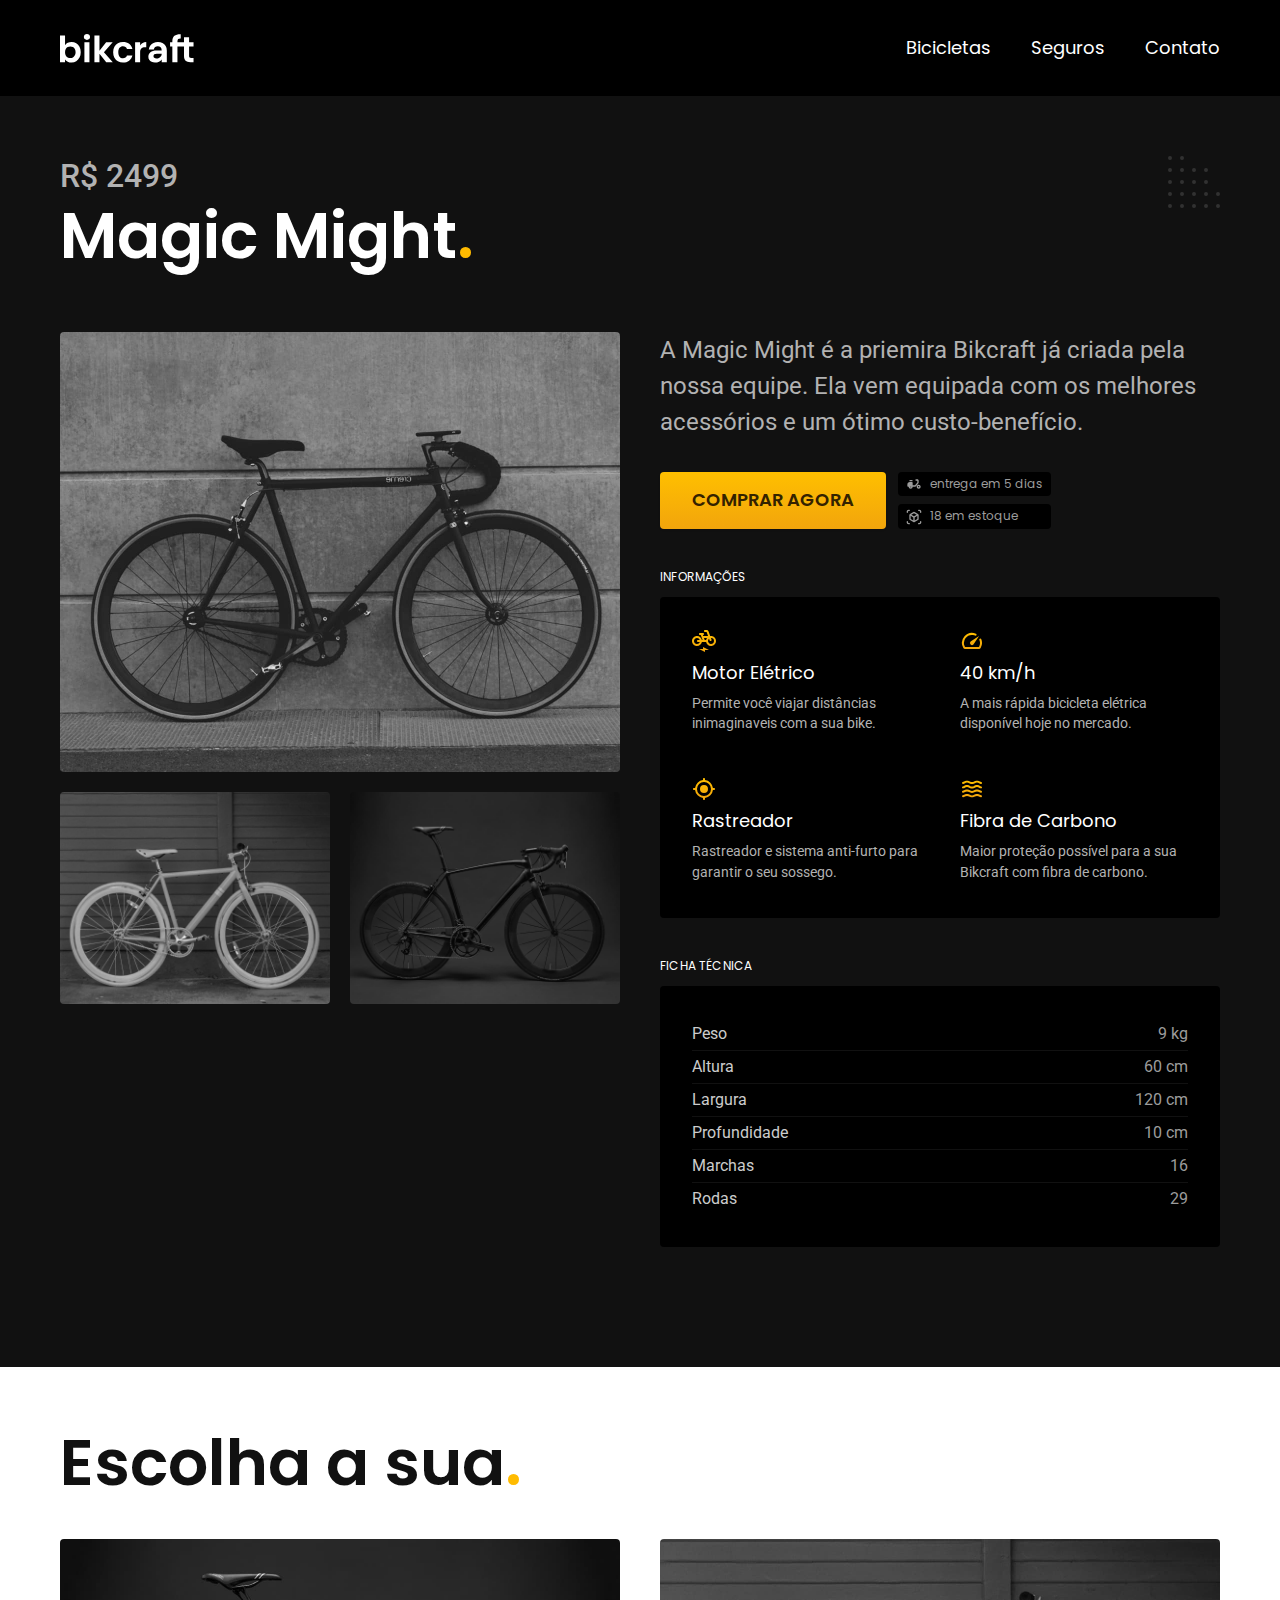
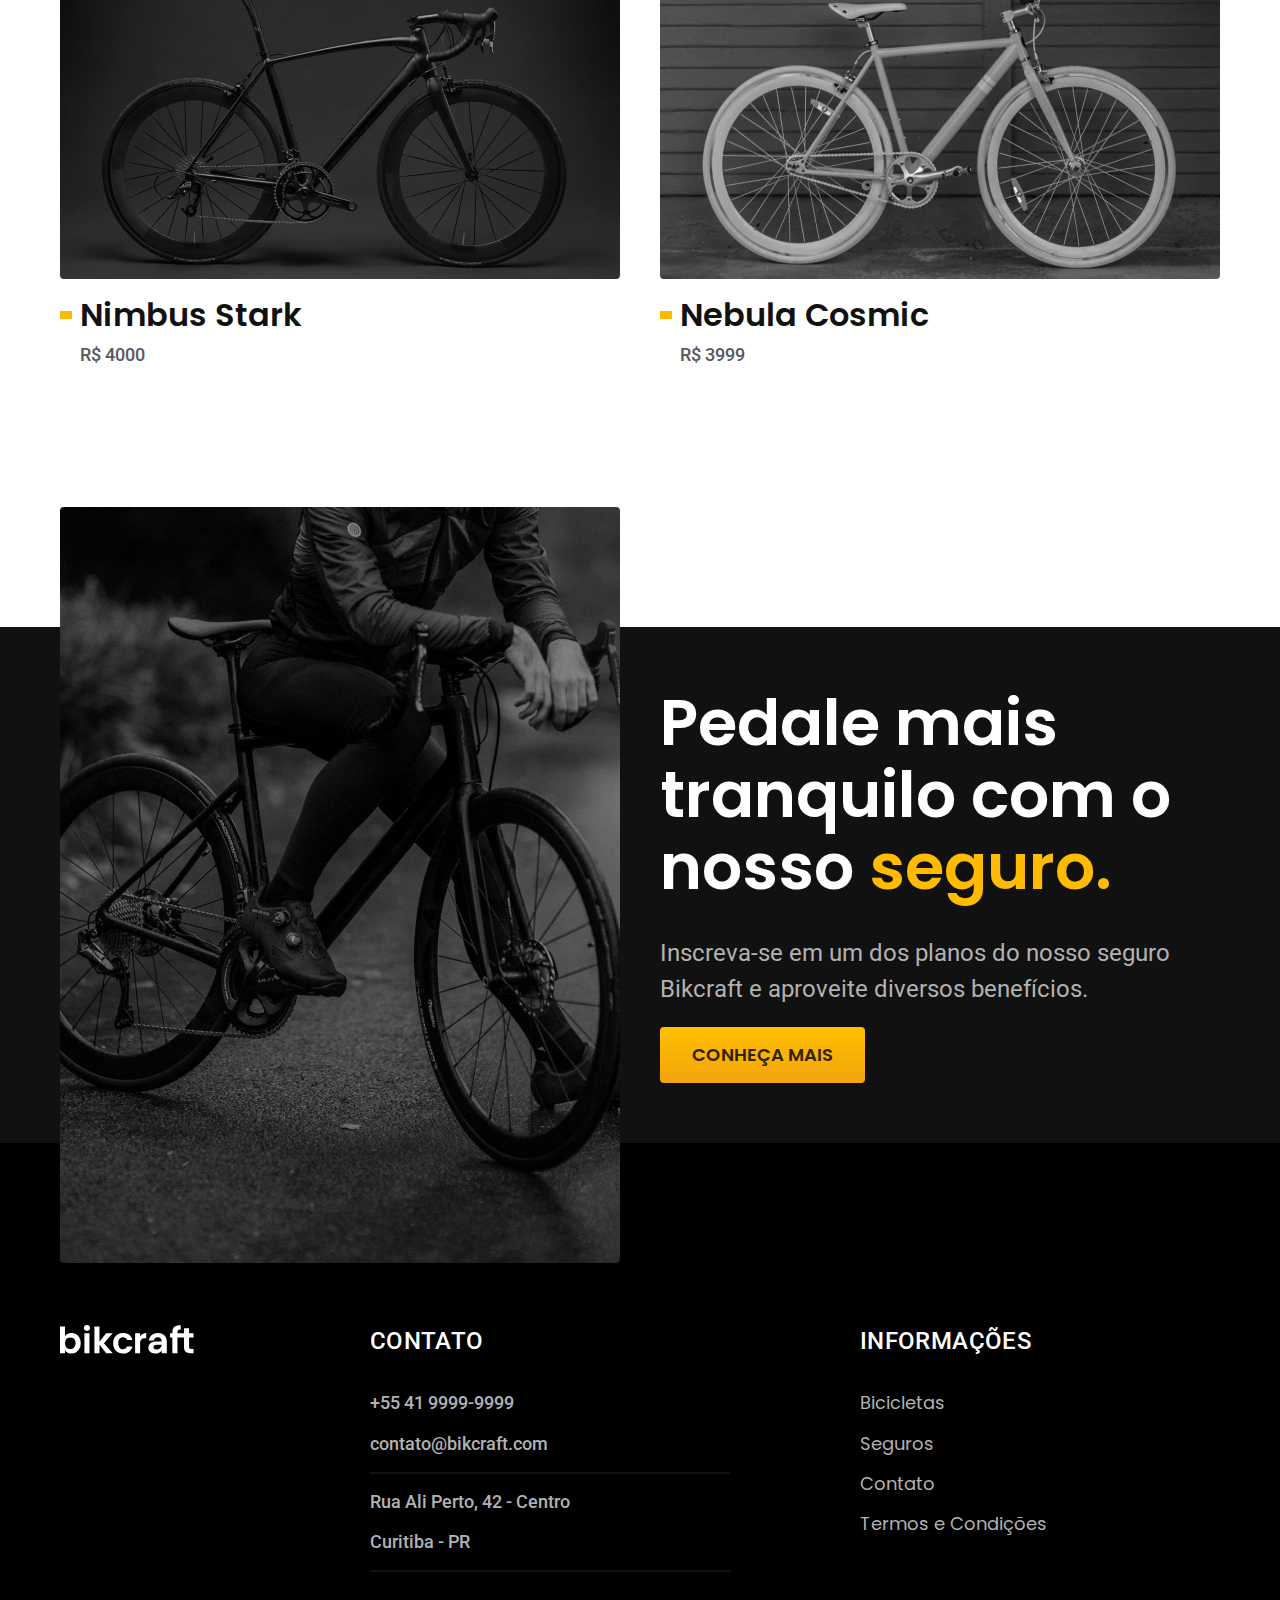
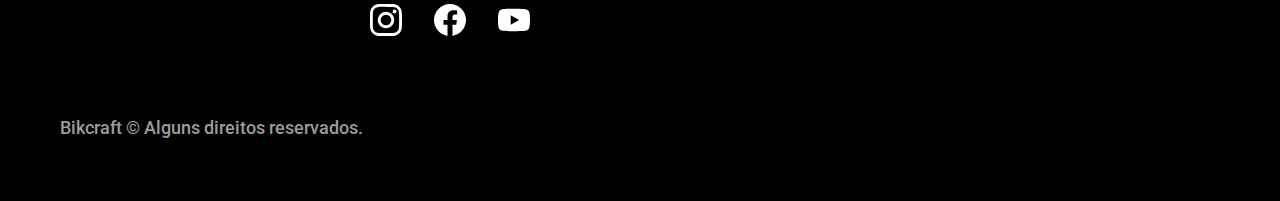
<file: bicicletas/magic.html>
<!DOCTYPE html>

<html lang="pt-br">

<head>
  <meta charset="UTF-8">
  <meta name="viewport" content="width=device-width, initial-scale=1.0">
  <title>Magic Might | Bikcraft</title>
  <meta name="description" content="Magic Might ">

  <link rel="icon" href="../favicon.svg" type="image/svg+xml">
  <link rel="preload" href="../css/style.min.css" as="style">
  <link rel="stylesheet" href="../css/style.min.css">

  <link rel="preconnect" href="https://fonts.googleapis.com">
  <link rel="preconnect" href="https://fonts.gstatic.com" crossorigin>
  <link href="https://fonts.googleapis.com/css2?family=Merriweather:ital,opsz,wght@1,18..144,900&family=Poppins:wght@400;600&family=Roboto:wght@100..900&display=swap" rel="stylesheet">
  <script>document.documentElement.classList.add('js');</script>
</head>

<body id="bicicleta">
  <header class="header-bg">
    <div class="header container">
      <a href="../"><img src="../img/bikcraft.svg" alt="Bikcraft"></a>
      <nav aria-label="primaria">
        <ul class="header-menu font-1-m cor-0">
          <li><a href="../bicicletas.html">Bicicletas</a></li>
          <li><a href="../seguros.html">Seguros</a></li>
          <li><a href="../contato.html">Contato</a></li>
        </ul>
      </nav>
    </div>
  </header>

  <main class="titulo-bg">
    <div>
      <div class="titulo container">
        <p class="font-2-xl cor-5">R$ 2499</p>
        <h1 class="font-1-xxl cor-0">Magic Might<span class="cor-p1">.</span></h1>
      </div>
    </div>
    <div class="bicicleta container">
      <div class="bicicleta-imagens">
        <img src="../img/bicicleta/nimbus2.jpg" alt="bicicleta preta">
        <img src="../img/bicicleta/nimbus3.jpg" alt="bicicleta preta">
        <img src="../img/bicicleta/nimbus1.jpg" alt="bicicleta branca">
      </div>
      <div class="bicicleta-conteudo">
        <p class="font-2-l cor-5">A Magic Might é a priemira Bikcraft já criada pela nossa equipe. Ela vem equipada com os melhores acessórios e um ótimo custo-benefício.</p>
        <div class="bicicleta-comprar">
          <a class="botao" href="../orcamento.html?tipo=bikcraft&produto=magic">Comprar Agora</a>
          <span class="font-1-xs cor-6"> <img src="../img/icones/entrega.svg" alt=""> entrega em 5 dias</span>
          <span class="font-1-xs cor-6"> <img src="../img/icones/estoque.svg" alt=""> 18 em estoque</span>
        </div>

        <h2 class="font-1-xs cor-0">Informações</h2>
        <ul class="bicicleta-informacoes">
          <li>
            <img src="../img/icones/eletrica.svg" alt="">
            <h3 class="font-1-m cor-0">Motor Elétrico</h3>
            <p class="font-2-xs cor-5">Permite você viajar distâncias inimaginaveis com a sua bike.</p>
          </li>
          <li>
            <img src="../img/icones/velocidade.svg" alt="">
            <h3 class="font-1-m cor-0">40 km/h</h3>
            <p class="font-2-xs cor-5">A mais rápida bicicleta elétrica disponível hoje no mercado.</p>
          </li>
          <li>
            <img src="../img/icones/rastreador.svg" alt="">
            <h3 class="font-1-m cor-0">Rastreador</h3>
            <p class="font-2-xs cor-5">Rastreador e sistema anti-furto para garantir o seu sossego.</p>
          </li>
          <li>
            <img src="../img/icones/carbono.svg" alt="">
            <h3 class="font-1-m cor-0">Fibra de Carbono</h3>
            <p class="font-2-xs cor-5">Maior proteção possível para a sua Bikcraft com fibra de carbono.</p>
          </li>
        </ul>
        <h2 class="font-1-xs cor-0">Ficha técnica</h2>
        <ul class="bicicleta-ficha font-2-s cor-4">
          <li>Peso <span>9 kg</span></li>
          <li>Altura <span>60 cm</span></li>
          <li>Largura <span>120 cm</span></li>
          <li>Profundidade <span>10 cm</span></li>
          <li>Marchas <span>16</span></li>
          <li>Rodas <span>29</span></li>
        </ul>
      </div>
    </div>

  </main>


  <article class="bicicletas-lista container">
    <h2 class="font-1-xxl">Escolha a sua<span class="cor-p1">.</span></h2>
    <ul>
      <li>
        <a href="../bicicletas/nimbus.html">
          <img src="../img/bicicletas/nimbus.jpg" alt="Bicicleta preta">
          <h3 class="font-1-xl">Nimbus Stark</h3>
          <span class="font-2-m cor-8">R$ 4000</span>
        </a>
      </li>
      <li>
        <a href="../bicicletas/nebula.html">
          <img src="../img/bicicletas/nebula.jpg" alt="Bicicleta branca">
          <h3 class="font-1-xl">Nebula Cosmic</h3>
          <span class="font-2-m cor-8">R$ 3999</span>
        </a>
      </li>
    </ul>
  </article>

  <article class="seguro-bg">
    <div class="seguro container">
      <div class="seguro-imagem">
        <img src="../img/fotos/seguros.jpg" alt="Pessoa em cima de bicicleta">
      </div>
      <div class="seguro-conteudo">
        <h2 class="font-1-xxl cor-0">Pedale mais tranquilo com o nosso <span class="cor-p1"> seguro.</span></h2>
        <p class="font-2-l cor-5">Inscreva-se em um dos planos do nosso seguro Bikcraft e aproveite diversos benefícios.</p>
        <a class="botao" href="../seguros.html">CONHEÇA MAIS</a>
      </div>
    </div>
  </article>


  <footer class="footer-bg">
    <div class="footer container">
      <img src="../img/bikcraft.svg" alt="Bikecraft">
      <div class="footer-contato">
        <h3 class="font-2-l-b cor-0">Contato</h3>
        <ul class="font-2-m cor-5">
          <li><a href="tel:+554199999999">+55 41 9999-9999</a></li>
          <li><a href="mailto:contato@bikcraft.com">contato@bikcraft.com</a></li>
          <li>Rua Ali Perto, 42 - Centro</li>
          <li>Curitiba - PR</li>
        </ul>
        <div class="footer-redes">
          <a href="../">
            <img src="../img/redes/instagram.svg" alt="instagram">
          </a>
          <a href="../">
            <img src="../img/redes/facebook.svg" alt="Facebook">
          </a>
          <a href="../">
            <img src="../img/redes/youtube.svg" alt="youtube">
          </a>
        </div>
      </div>
      <div class="footer-informacoes">
        <h3 class="font-2-l-b cor-0">Informações</h3>
        <nav>
          <ul class="font-1-m cor-5">
            <li><a href="../bicicletas.html">Bicicletas</a></li>
            <li><a href="../seguros.html">Seguros</a></li>
            <li><a href="../contato.html">Contato</a></li>
            <li><a href="../termos.html">Termos e Condições</a></li>
          </ul>
        </nav>
      </div>
      <p class="footer-copy font-2-m cor-6">Bikcraft © Alguns direitos reservados.</p>
    </div>
  </footer>
  <script src="../js/script.js"></script>
</body>

</html>
</file>
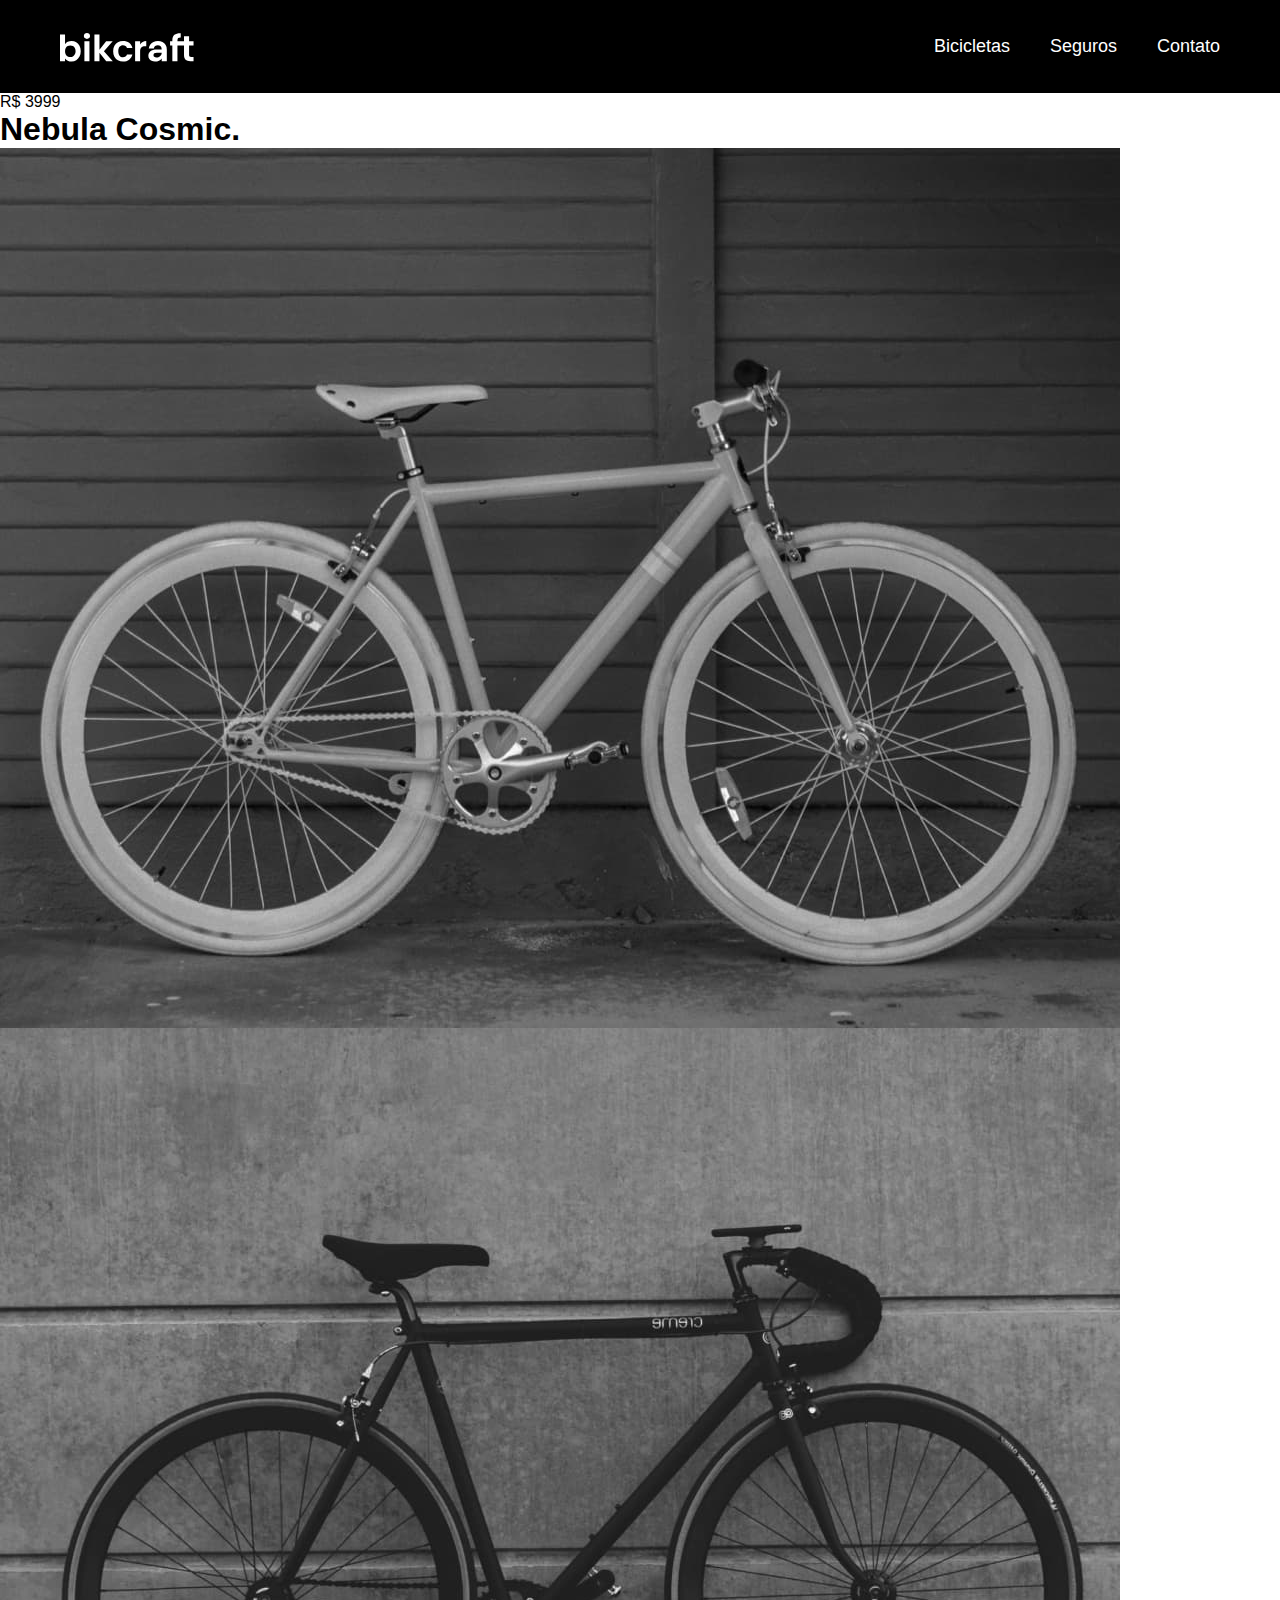
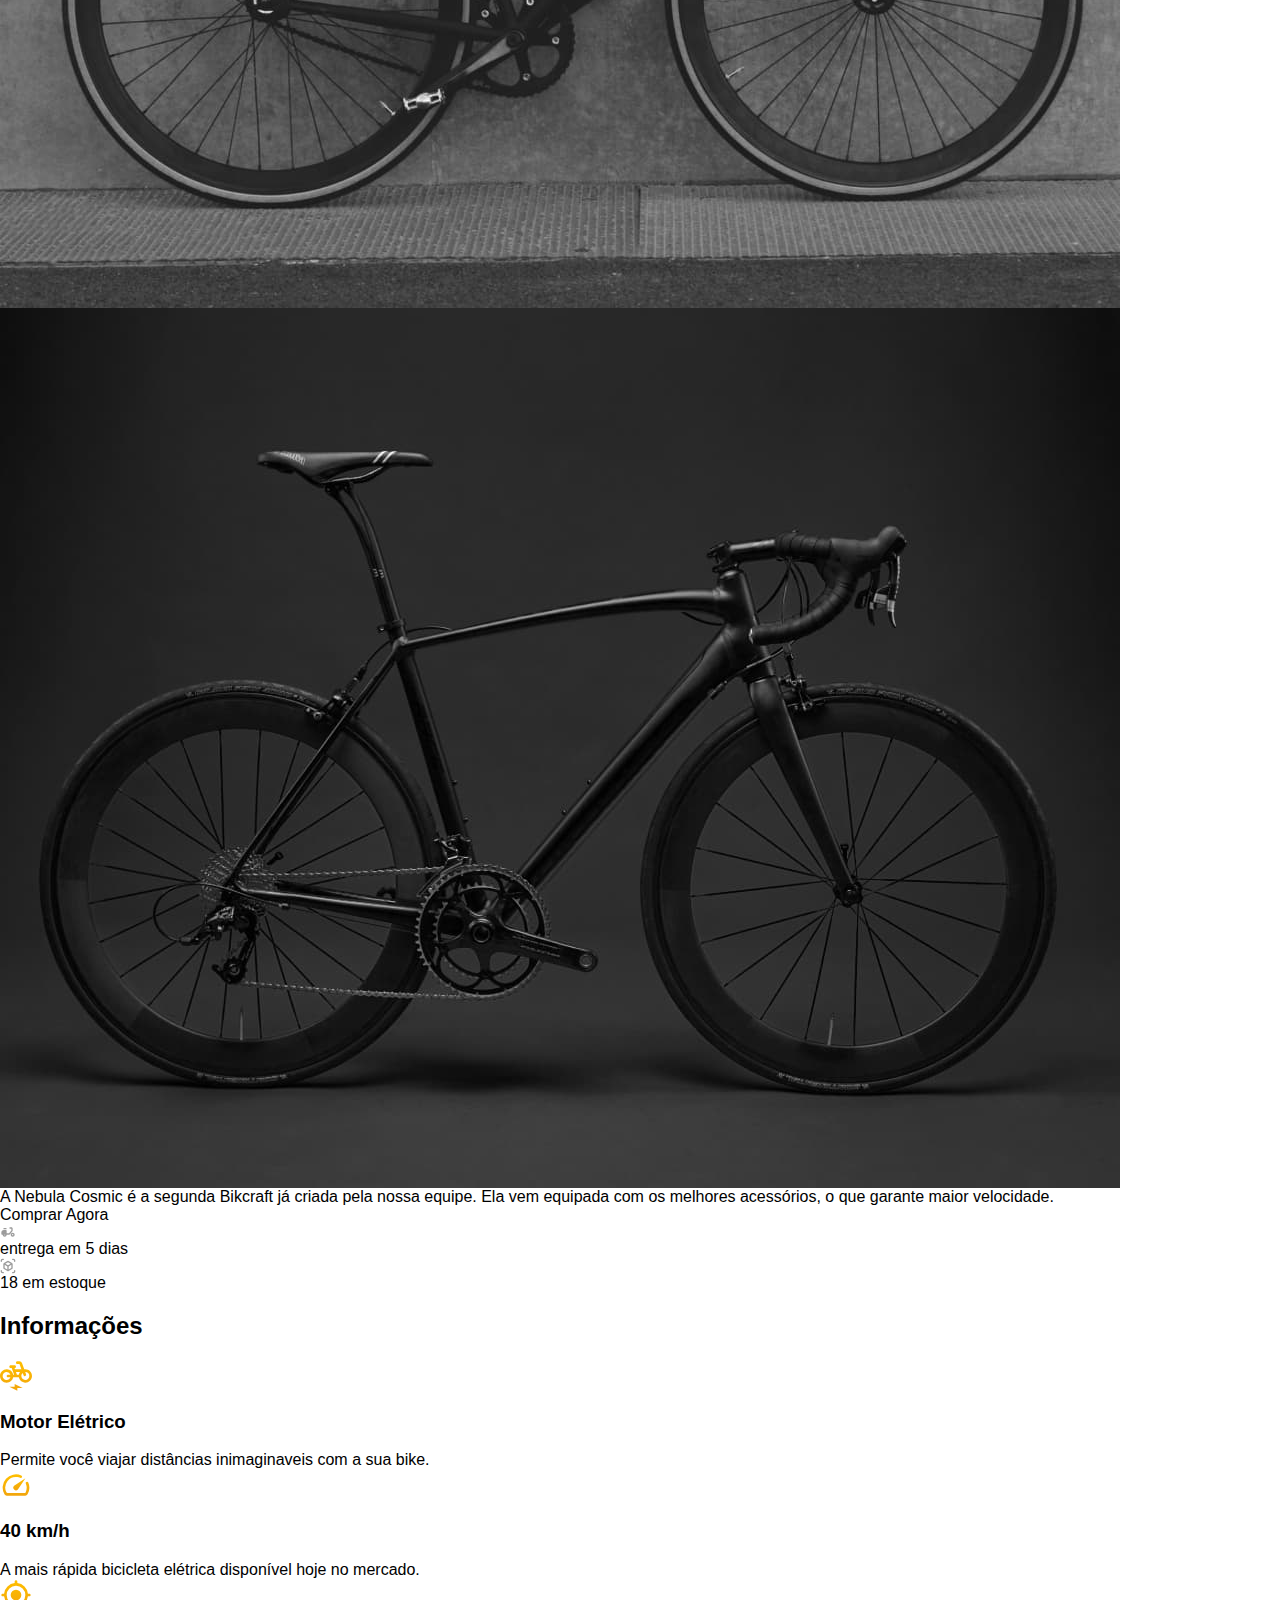
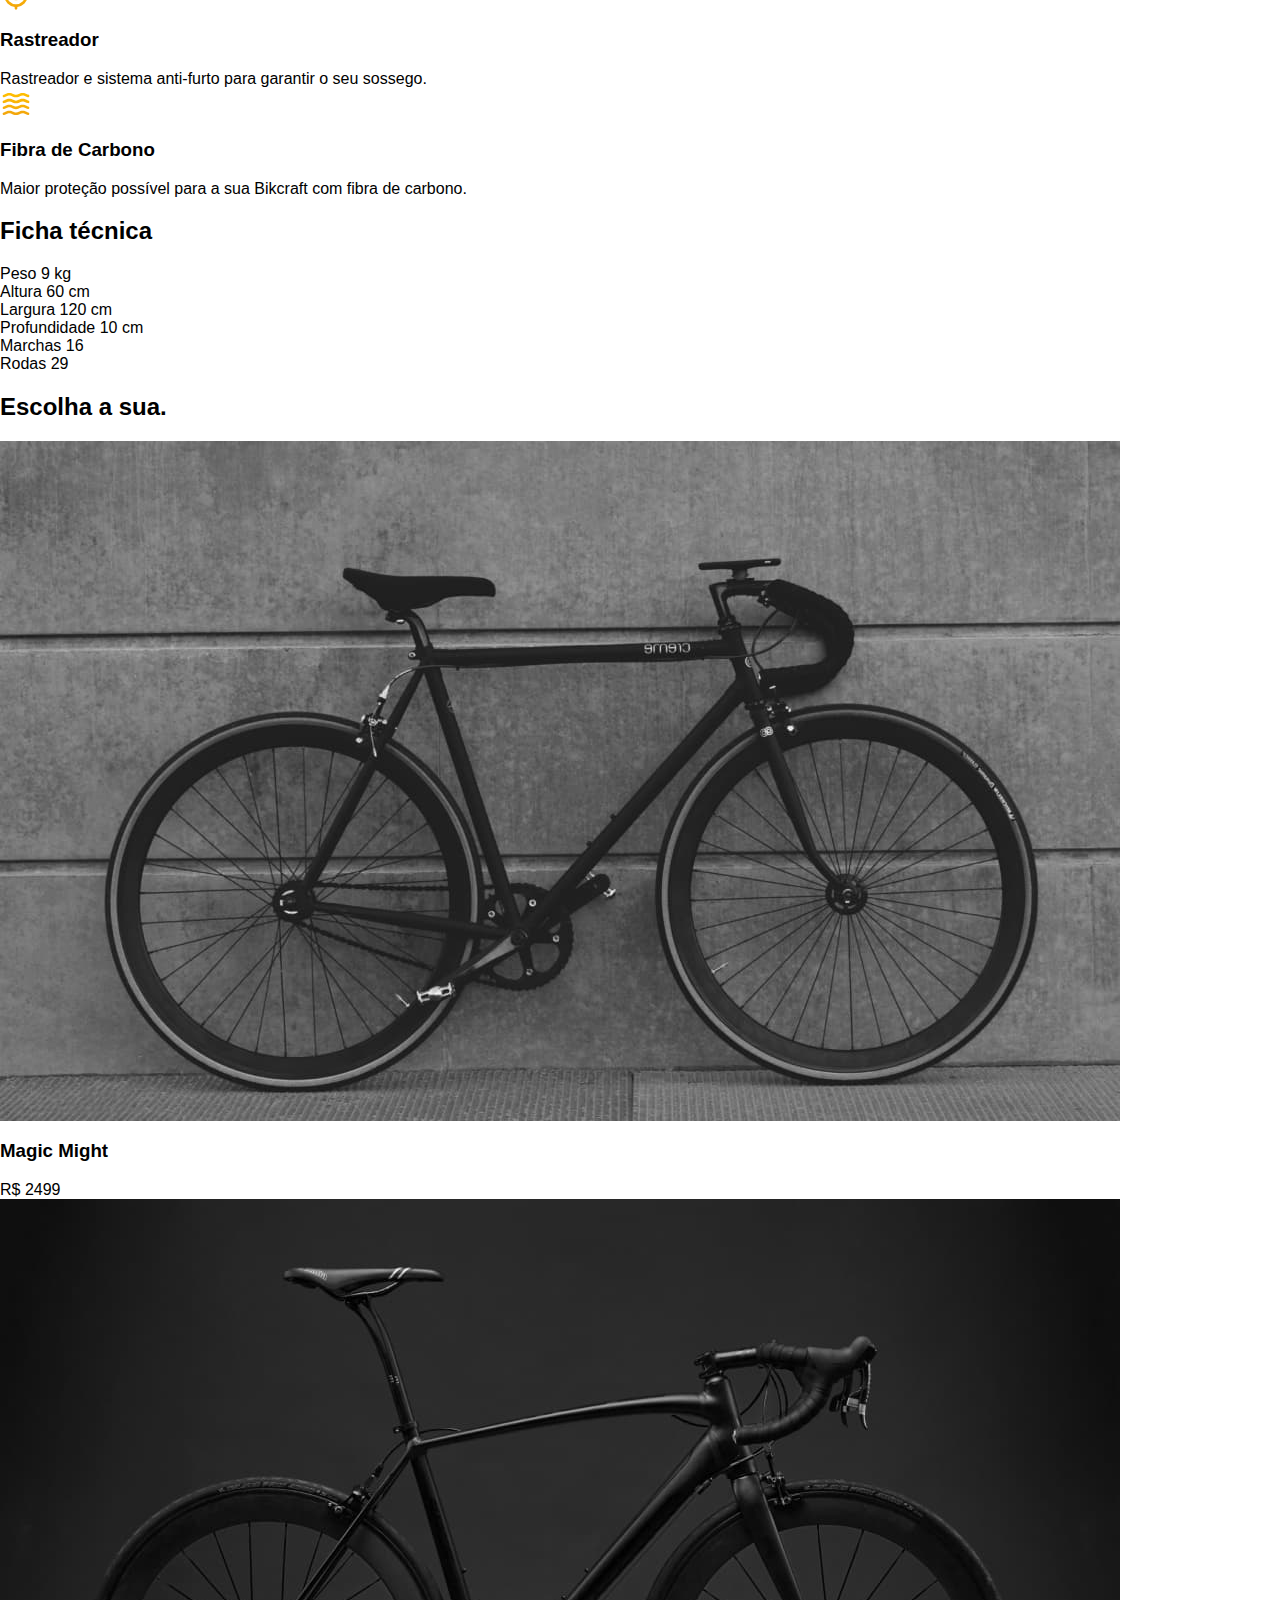
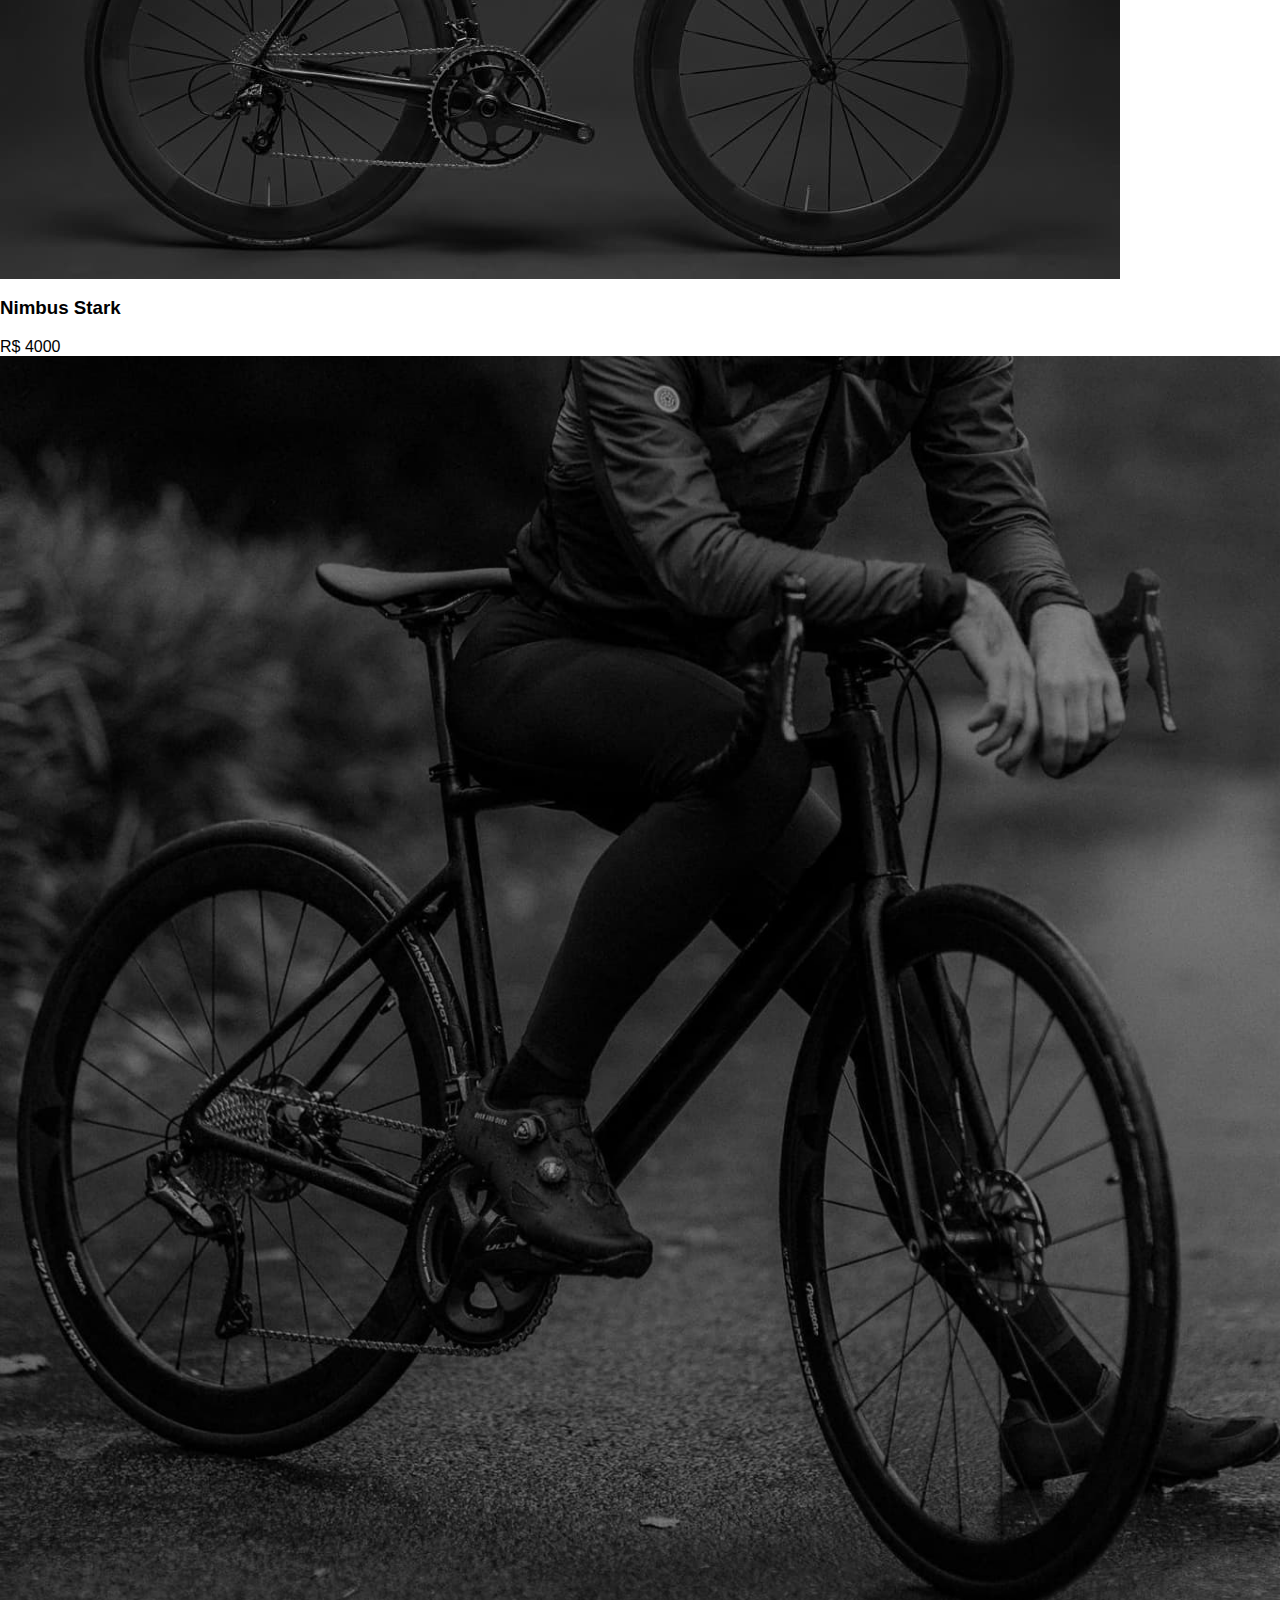
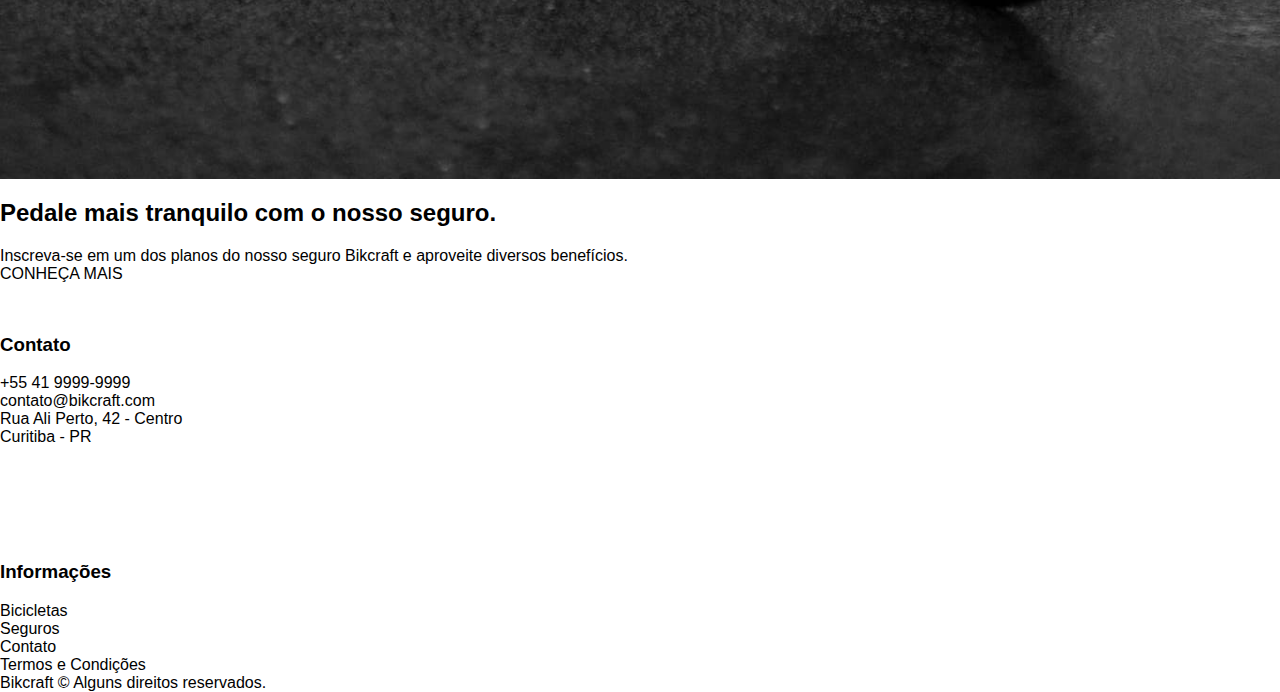
<file: bicicletas/nebula.html>
<!DOCTYPE html>

<html lang="pt-br">

<head>
  <meta charset="UTF-8">
  <meta name="viewport" content="width=device-width, initial-scale=1.0">
  <title>Nebula Cosmic | Bikcraft</title>
  <meta name="description" content="Nebula Cosmic">

  <link rel="stylesheet" href="../css/style.css">

  <link rel="preconnect" href="https://fonts.googleapis.com">
  <link rel="preconnect" href="https://fonts.gstatic.com" crossorigin>
  <link href="https://fonts.googleapis.com/css2?family=Merriweather:ital,opsz,wght@1,18..144,900&family=Poppins:wght@400;600&family=Roboto:wght@100..900&display=swap" rel="stylesheet">
</head>

<body id="bicicleta">
  <header class="header-bg">
    <div class="header container">
      <a href="../"><img src="../img/bikcraft.svg" alt="Bikcraft"></a>
      <nav aria-label="primaria">
        <ul class="header-menu font-1-m cor-0">
          <li><a href="../bicicletas.html">Bicicletas</a></li>
          <li><a href="../seguros.html">Seguros</a></li>
          <li><a href="../contato.html">Contato</a></li>
        </ul>
      </nav>
    </div>
  </header>

  <main class="titulo-bg">
    <div>
      <div class="titulo container">
        <p class="font-2-xl cor-5">R$ 3999</p>
        <h1 class="font-1-xxl cor-0">Nebula Cosmic<span class="cor-p1">.</span></h1>
      </div>
    </div>
    <div class="bicicleta container">
      <div class="bicicleta-imagens">
        <img src="../img/bicicleta/nimbus3.jpg" alt="bicicleta preta">
        <img src="../img/bicicleta/nimbus2.jpg" alt="bicicleta preta">
        <img src="../img/bicicleta/nimbus1.jpg" alt="bicicleta branca">
      </div>
      <div class="bicicleta-conteudo">
        <p class="font-2-l cor-5">A Nebula Cosmic é a segunda Bikcraft já criada pela nossa equipe. Ela vem equipada com os melhores acessórios, o que garante maior velocidade.</p>
        <div class="bicicleta-comprar">
          <a class="botao" href="../orcamento.html">Comprar Agora</a>
          <span class="font-1-xs cor-6"> <img src="../img/icones/entrega.svg" alt=""> entrega em 5 dias</span>
          <span class="font-1-xs cor-6"> <img src="../img/icones/estoque.svg" alt=""> 18 em estoque</span>
        </div>

        <h2 class="font-1-xs cor-0">Informações</h2>
        <ul class="bicicleta-informacoes">
          <li>
            <img src="../img/icones/eletrica.svg" alt="">
            <h3 class="font-1-m cor-0">Motor Elétrico</h3>
            <p class="font-2-xs cor-5">Permite você viajar distâncias inimaginaveis com a sua bike.</p>
          </li>
          <li>
            <img src="../img/icones/velocidade.svg" alt="">
            <h3 class="font-1-m cor-0">40 km/h</h3>
            <p class="font-2-xs cor-5">A mais rápida bicicleta elétrica disponível hoje no mercado.</p>
          </li>
          <li>
            <img src="../img/icones/rastreador.svg" alt="">
            <h3 class="font-1-m cor-0">Rastreador</h3>
            <p class="font-2-xs cor-5">Rastreador e sistema anti-furto para garantir o seu sossego.</p>
          </li>
          <li>
            <img src="../img/icones/carbono.svg" alt="">
            <h3 class="font-1-m cor-0">Fibra de Carbono</h3>
            <p class="font-2-xs cor-5">Maior proteção possível para a sua Bikcraft com fibra de carbono.</p>
          </li>
        </ul>
        <h2 class="font-1-xs cor-0">Ficha técnica</h2>
        <ul class="bicicleta-ficha font-2-s cor-4">
          <li>Peso <span>9 kg</span></li>
          <li>Altura <span>60 cm</span></li>
          <li>Largura <span>120 cm</span></li>
          <li>Profundidade <span>10 cm</span></li>
          <li>Marchas <span>16</span></li>
          <li>Rodas <span>29</span></li>
        </ul>
      </div>
    </div>

  </main>


  <article class="bicicletas-lista container">
    <h2 class="font-1-xxl">Escolha a sua<span class="cor-p1">.</span></h2>
    <ul>
      <li>
        <a href="../bicicletas/magic.html">
          <img src="../img/bicicletas/magic.jpg" alt="Bicicleta preta">
          <h3 class="font-1-xl">Magic Might</h3>
          <span class="font-2-m cor-8">R$ 2499</span>
        </a>
      </li>
      <li>
        <a href="../bicicletas/nimbus.html">
          <img src="../img/bicicletas/nimbus.jpg" alt="Bicicleta branca">
          <h3 class="font-1-xl">Nimbus Stark</h3>
          <span class="font-2-m cor-8">R$ 4000</span>
        </a>
      </li>
    </ul>
  </article>

  <article class="seguro-bg">
    <div class="seguro container">
      <div class="seguro-imagem">
        <img src="../img/fotos/seguros.jpg" alt="Pessoa em cima de bicicleta">
      </div>
      <div class="seguro-conteudo">
        <h2 class="font-1-xxl cor-0">Pedale mais tranquilo com o nosso <span class="cor-p1"> seguro.</span></h2>
        <p class="font-2-l cor-5">Inscreva-se em um dos planos do nosso seguro Bikcraft e aproveite diversos benefícios.</p>
        <a class="botao" href="../seguros.html">CONHEÇA MAIS</a>
      </div>
    </div>
  </article>


  <footer class="footer-bg">
    <div class="footer container">
      <img src="../img/bikcraft.svg" alt="Bikecraft">
      <div class="footer-contato">
        <h3 class="font-2-l-b cor-0">Contato</h3>
        <ul class="font-2-m cor-5">
          <li><a href="tel:+554199999999">+55 41 9999-9999</a></li>
          <li><a href="mailto:contato@bikcraft.com">contato@bikcraft.com</a></li>
          <li>Rua Ali Perto, 42 - Centro</li>
          <li>Curitiba - PR</li>
        </ul>
        <div class="footer-redes">
          <a href="../">
            <img src="../img/redes/instagram.svg" alt="instagram">
          </a>
          <a href="../">
            <img src="../img/redes/facebook.svg" alt="Facebook">
          </a>
          <a href="../">
            <img src="../img/redes/youtube.svg" alt="youtube">
          </a>
        </div>
      </div>
      <div class="footer-informacoes">
        <h3 class="font-2-l-b cor-0">Informações</h3>
        <nav>
          <ul class="font-1-m cor-5">
            <li><a href="../bicicletas.html">Bicicletas</a></li>
            <li><a href="../seguros.html">Seguros</a></li>
            <li><a href="../contato.html">Contato</a></li>
            <li><a href="../termos.html">Termos e Condições</a></li>
          </ul>
        </nav>
      </div>
      <p class="footer-copy font-2-m cor-6">Bikcraft © Alguns direitos reservados.</p>
    </div>
  </footer>
</body>

</html>
</file>
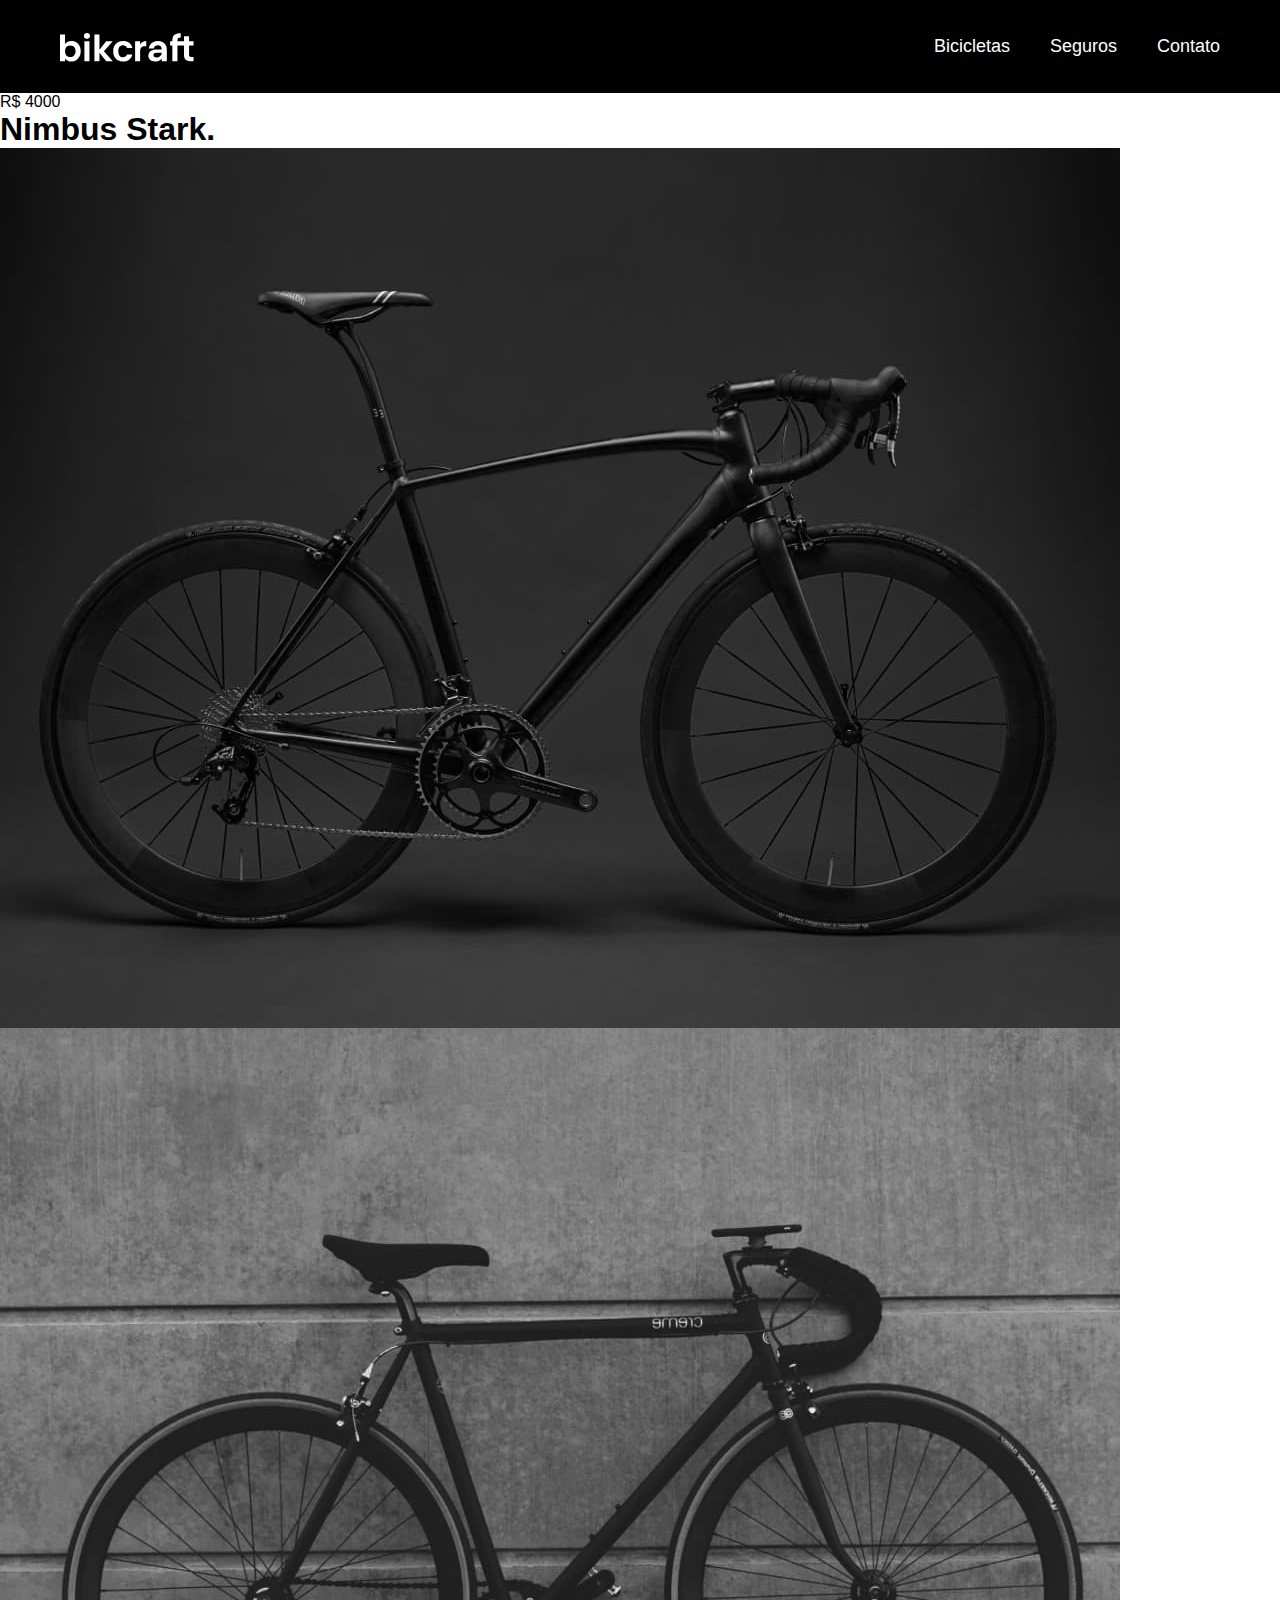
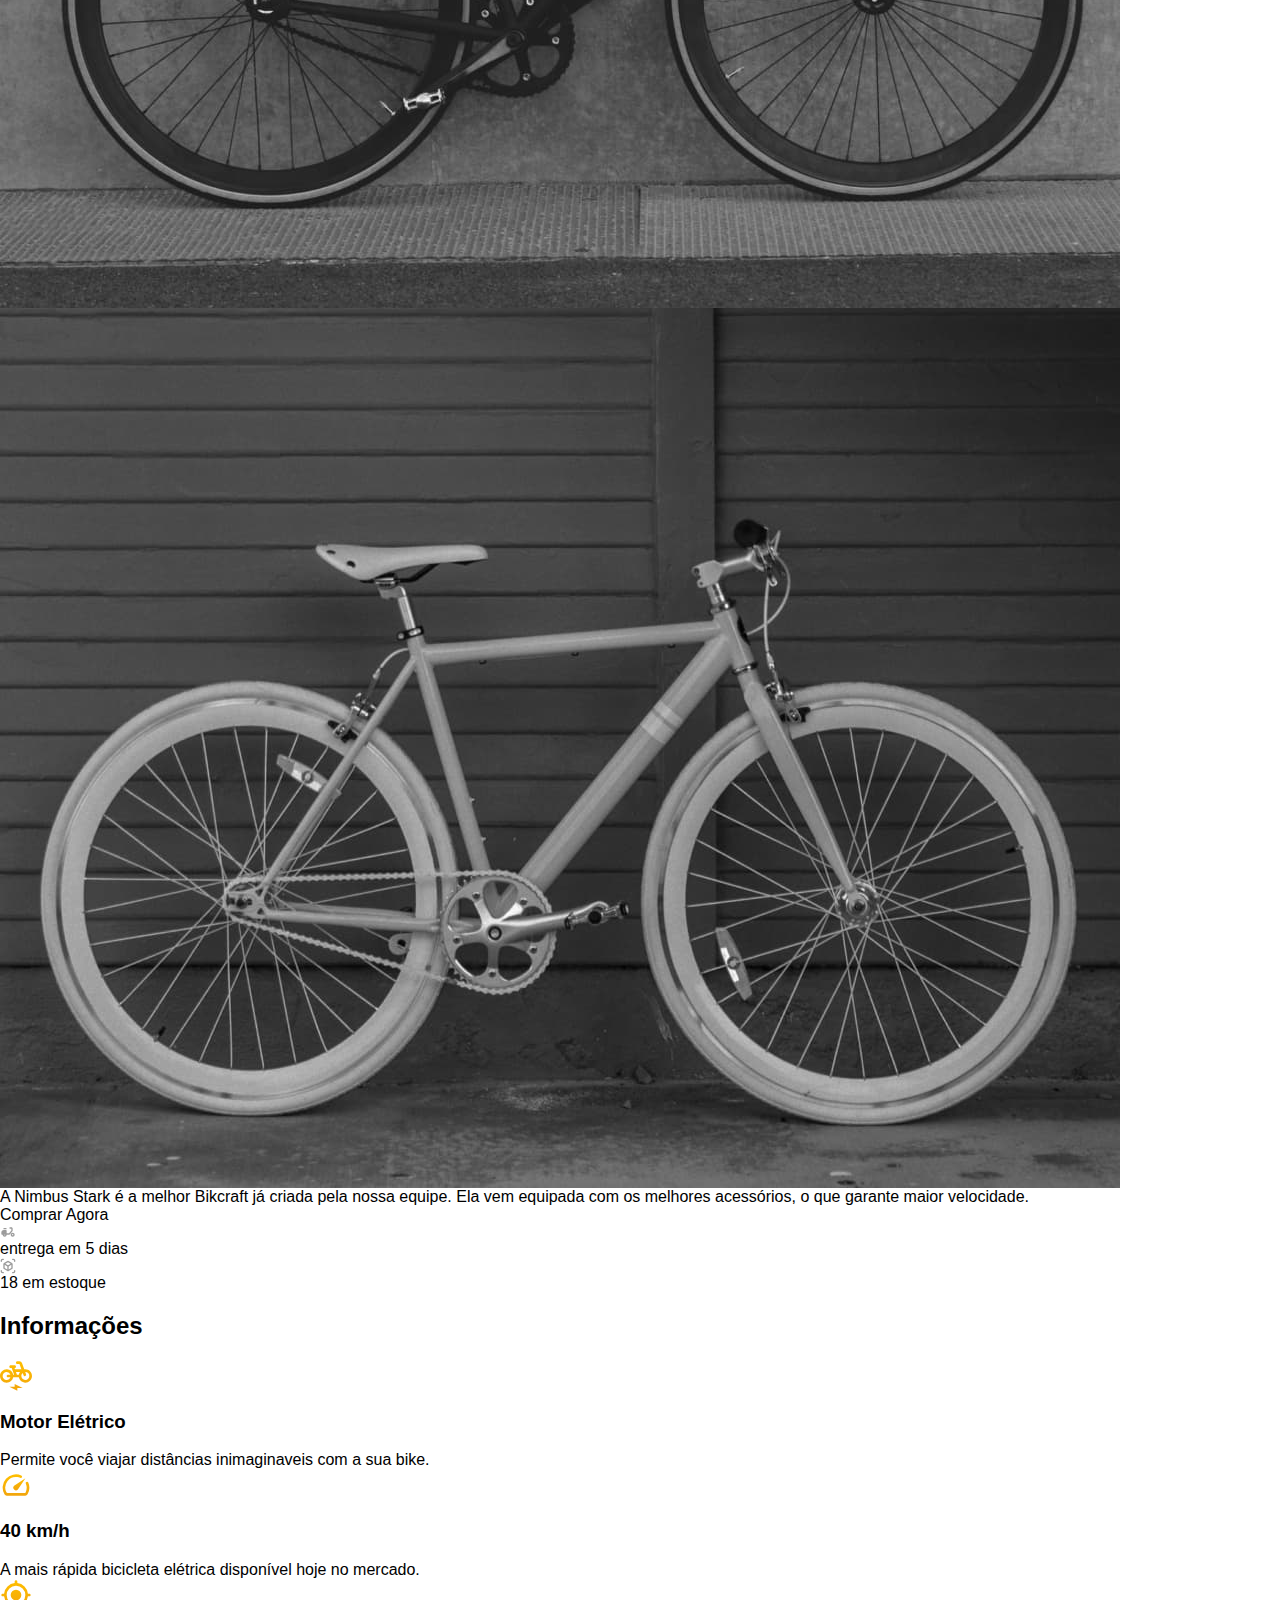
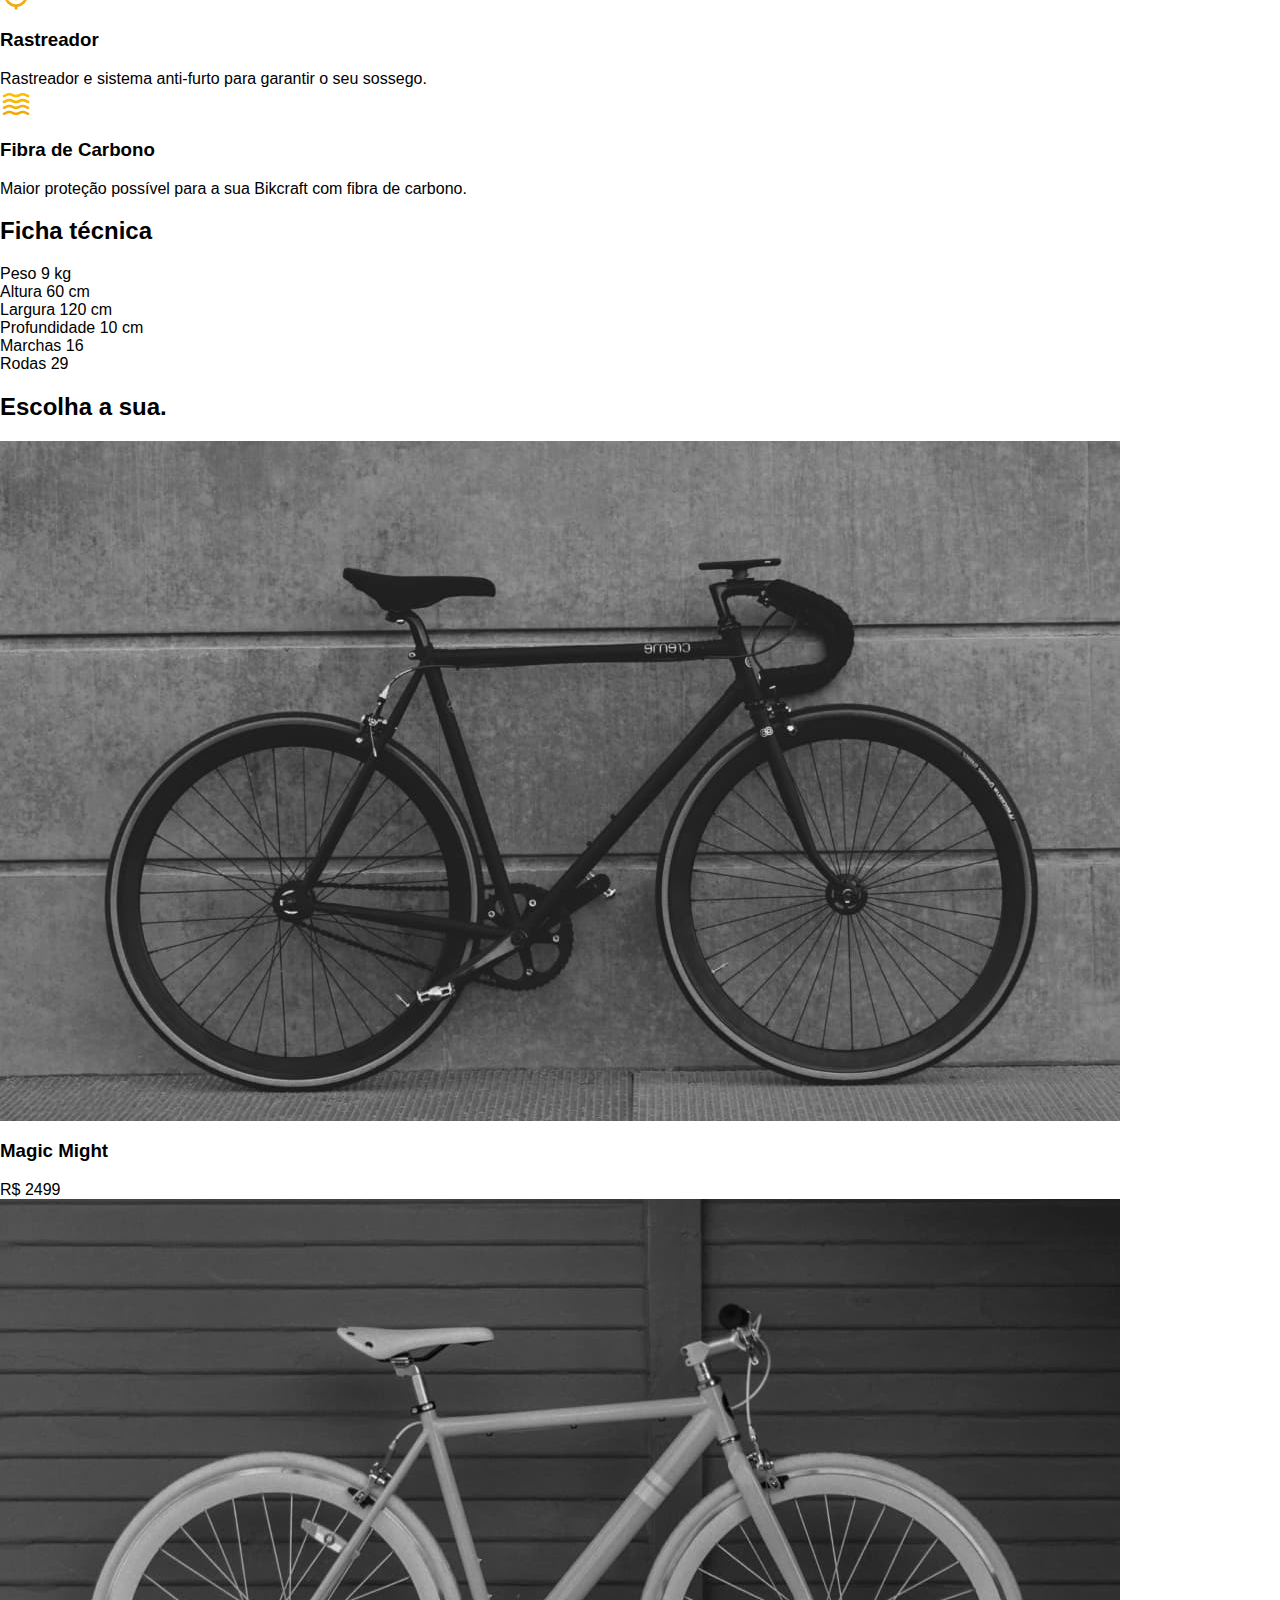
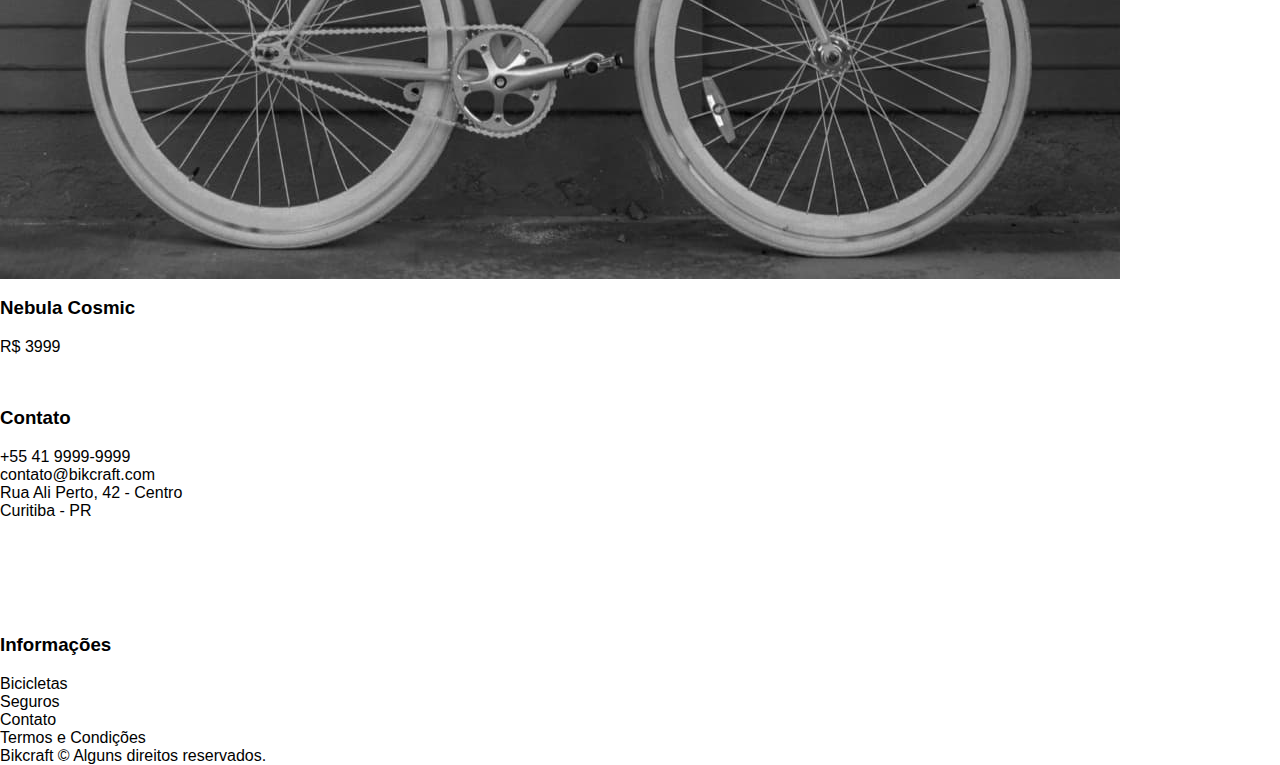
<file: bicicletas/nimbus.html>
<!DOCTYPE html>

<html lang="pt-br">

<head>
  <meta charset="UTF-8">
  <meta name="viewport" content="width=device-width, initial-scale=1.0">
  <title>Nimbus Stark | Bikcraft</title>
  <meta name="description" content="Termos e Condições">

  <link rel="stylesheet" href="../css/style.css">

  <link rel="preconnect" href="https://fonts.googleapis.com">
  <link rel="preconnect" href="https://fonts.gstatic.com" crossorigin>
  <link href="https://fonts.googleapis.com/css2?family=Merriweather:ital,opsz,wght@1,18..144,900&family=Poppins:wght@400;600&family=Roboto:wght@100..900&display=swap" rel="stylesheet">
</head>

<body id="bicicleta">
  <header class="header-bg">
    <div class="header container">
      <a href="../"><img src="../img/bikcraft.svg" alt="Bikcraft"></a>
      <nav aria-label="primaria">
        <ul class="header-menu font-1-m cor-0">
          <li><a href="../bicicletas.html">Bicicletas</a></li>
          <li><a href="../seguros.html">Seguros</a></li>
          <li><a href="../contato.html">Contato</a></li>
        </ul>
      </nav>
    </div>
  </header>

  <main class="titulo-bg">
    <div>
      <div class="titulo container">
        <p class="font-2-xl cor-5">R$ 4000</p>
        <h1 class="font-1-xxl cor-0">Nimbus Stark<span class="cor-p1">.</span></h1>
      </div>
    </div>
    <div class="bicicleta container">
      <div class="bicicleta-imagens">
        <img src="../img/bicicleta/nimbus1.jpg" alt="bicicleta preta">
        <img src="../img/bicicleta/nimbus2.jpg" alt="bicicleta preta">
        <img src="../img/bicicleta/nimbus3.jpg" alt="bicicleta branca">
      </div>
      <div class="bicicleta-conteudo">
        <p class="font-2-l cor-5">A Nimbus Stark é a melhor Bikcraft já criada pela nossa equipe. Ela vem equipada com os melhores acessórios, o que garante maior velocidade.</p>
        <div class="bicicleta-comprar">
          <a class="botao" href="../orcamento.html">Comprar Agora</a>
          <span class="font-1-xs cor-6"> <img src="../img/icones/entrega.svg" alt=""> entrega em 5 dias</span>
          <span class="font-1-xs cor-6"> <img src="../img/icones/estoque.svg" alt=""> 18 em estoque</span>
        </div>

        <h2 class="font-1-xs cor-0">Informações</h2>
        <ul class="bicicleta-informacoes">
          <li>
            <img src="../img/icones/eletrica.svg" alt="">
            <h3 class="font-1-m cor-0">Motor Elétrico</h3>
            <p class="font-2-xs cor-5">Permite você viajar distâncias inimaginaveis com a sua bike.</p>
          </li>
          <li>
            <img src="../img/icones/velocidade.svg" alt="">
            <h3 class="font-1-m cor-0">40 km/h</h3>
            <p class="font-2-xs cor-5">A mais rápida bicicleta elétrica disponível hoje no mercado.</p>
          </li>
          <li>
            <img src="../img/icones/rastreador.svg" alt="">
            <h3 class="font-1-m cor-0">Rastreador</h3>
            <p class="font-2-xs cor-5">Rastreador e sistema anti-furto para garantir o seu sossego.</p>
          </li>
          <li>
            <img src="../img/icones/carbono.svg" alt="">
            <h3 class="font-1-m cor-0">Fibra de Carbono</h3>
            <p class="font-2-xs cor-5">Maior proteção possível para a sua Bikcraft com fibra de carbono.</p>
          </li>
        </ul>
        <h2 class="font-1-xs cor-0">Ficha técnica</h2>
        <ul class="bicicleta-ficha font-2-s cor-4">
          <li>Peso <span>9 kg</span></li>
          <li>Altura <span>60 cm</span></li>
          <li>Largura <span>120 cm</span></li>
          <li>Profundidade <span>10 cm</span></li>
          <li>Marchas <span>16</span></li>
          <li>Rodas <span>29</span></li>
        </ul>
      </div>
    </div>

  </main>


  <article class="bicicletas-lista container">
    <h2 class="font-1-xxl">Escolha a sua<span class="cor-p1">.</span></h2>

    <ul>
      <li>
        <a href="./bicicletas/magic.html">
          <img src="../img/bicicletas/magic.jpg" alt="Bicicleta preta">
          <h3 class="font-1-xl">Magic Might</h3>
          <span class="font-2-m cor-8">R$ 2499</span>
        </a>
      </li>
      <li>
        <a href="./bicicletas/nebula.html">
          <img src="../img/bicicletas/nebula.jpg" alt="Bicicleta branca">
          <h3 class="font-1-xl">Nebula Cosmic</h3>
          <span class="font-2-m cor-8">R$ 3999</span>
        </a>
      </li>
    </ul>
  </article>

  <footer class="footer-bg">
    <div class="footer container">
      <img src="../img/bikcraft.svg" alt="Bikecraft">
      <div class="footer-contato">
        <h3 class="font-2-l-b cor-0">Contato</h3>
        <ul class="font-2-m cor-5">
          <li><a href="tel:+554199999999">+55 41 9999-9999</a></li>
          <li><a href="mailto:contato@bikcraft.com">contato@bikcraft.com</a></li>
          <li>Rua Ali Perto, 42 - Centro</li>
          <li>Curitiba - PR</li>
        </ul>
        <div class="footer-redes">
          <a href="../">
            <img src="../img/redes/instagram.svg" alt="instagram">
          </a>
          <a href="../">
            <img src="../img/redes/facebook.svg" alt="Facebook">
          </a>
          <a href="../">
            <img src="../img/redes/youtube.svg" alt="youtube">
          </a>
        </div>
      </div>
      <div class="footer-informacoes">
        <h3 class="font-2-l-b cor-0">Informações</h3>
        <nav>
          <ul class="font-1-m cor-5">
            <li><a href="../bicicletas.html">Bicicletas</a></li>
            <li><a href="../seguros.html">Seguros</a></li>
            <li><a href="../contato.html">Contato</a></li>
            <li><a href="../termos.html">Termos e Condições</a></li>
          </ul>
        </nav>
      </div>
      <p class="footer-copy font-2-m cor-6">Bikcraft © Alguns direitos reservados.</p>
    </div>
  </footer>
</body>

</html>
</file>
<file: css/style.css>
body {
  margin: 0px;
  font-family: Arial, Helvetica, sans-serif;
}

h1,
ul,
p {
  margin: 0px;
}

ul {
  padding: 0px;
  list-style: none;
}

a {
  text-decoration: none;
  color: inherit;
}

img {
  max-width: 100%;
  display: block;
}

.header-bg {
  background-color: #000000;
}

.header {
  display: flex;
  flex-wrap: wrap;
  gap: 20px;
  justify-content: space-between;
  align-items: center;
  box-sizing: border-box;
  padding: 20px;
  max-width: 1200px;
  margin-left: auto;
  margin-right: auto;
}

.header-menu {
  display: flex;
  flex-wrap: wrap;
  gap: 40px;
}

.header-menu a {
  color: #ffffff;
  display: inline-block;
  padding: 16px 0px;
  font-size: 18px;
  position: relative;
}

.header-menu a::after {
  content: "";
  display: block;
  height: 2px;
  width: 0px;
  background: #ffffff;
  margin-top: 4px;
  transition: 0.3s;
  position: absolute;
}

.header-menu a:hover:after {
  width: 100%;
}

@media (max-width: 800px) {
  .header-menu {
    gap: 20px;
  }
  .header-menu a {
    background: #111111;
    padding: 12px 16px;
    border-radius: 4px;
  }
  .header-menu a:hover {
    background-color: #2e2e2e;
  }
  .header a::after {
    display: none;
  }
}

@media (max-width: 600px) {
  .header-menu {
    gap: 12px;
  }
  .header-menu a {
    padding: 8px 12px;
    font-size: 14px;
  }
}

.introducao-bg {
  background: #000000;
  color: #ffffff;
}

.introducao {
  display: grid;
  grid-template-columns: 1fr 1fr;
  gap: 0px 40px;
  box-sizing: border-box;
  max-width: 1200px;
  padding-left: 20px;
  padding-right: 20px;
  margin-left: auto;
  margin-right: auto;
}

.introducao-conteudo {
  align-self: end;
  padding-bottom: 80px;
}

.introducao h1 {
  margin-bottom: 32px;
  font-size: 64px;
  line-height: 1.125;
}

.introducao h1 span {
  color: #ffbb00;
}

.introducao p {
  margin-bottom: 20px;
  font-size: 24px;
  line-height: 1.5;
  color: #b2b2b2;
}

.introducao a {
  display: inline-block;
  padding: 16px 32px;
  background: linear-gradient(#ffbf00, #f2a50c);
  border-radius: 4px;
  box-shadow: 0 1px 2px rgba(0, 0, 0, 0.1);
  text-transform: uppercase;
  color: #332200;
  font-size: 18px;
  line-height: 1.33;
  font-weight: bold;
}

.introducao a:hover {
  background: linear-gradient(#ffb60d, #e59317);
}
</file>
<file: css/style.min.css>
.header-bg{background-color:var(--cor-12)}.header{display:flex;flex-wrap:wrap;gap:20px;justify-content:space-between;align-items:center;padding-top:20px;padding-bottom:20px}.header-menu{display:flex;flex-wrap:wrap;gap:40px}.header-menu a{display:inline-block;padding:16px 0;position:relative}.header-menu a:after{content:"";display:block;height:2px;width:0;background:var(--cor-0);margin-top:4px;transition:.3s;position:absolute}.header-menu a.ativo::after,.header-menu a:hover:after{width:100%}@media (max-width:800px){.header-menu{gap:20px}.header-menu a{background:var(--cor-11);padding:12px 16px;border-radius:4px}.header-menu a:hover{background-color:var(--cor-10)}.header a:after{display:none}}@media (max-width:600px){.header-menu{gap:12px}.header-menu a{padding:8px 12px;font-size:14px}}body{margin:0;font-family:Arial,Helvetica,sans-serif;color:#111}blockquote,dd,h1,h2,h3,h4,p,ul{margin:0}ul{padding:0;list-style:none}a{text-decoration:none;color:inherit}img{max-width:100%;height:auto;display:block}img[src$=".jpg"]{border-radius:4px}.footer-bg{background-color:var(--cor-12)}.footer{display:grid;grid-template-columns:3fr 5fr 4fr;gap:40px;padding-top:60px;padding-bottom:60px}.footer h3{margin-bottom:32px}.footer-contato ul{margin-bottom:32px}.footer-contato li:nth-child(2n)::after{content:"";display:block;max-width:360px;height:2px;background:var(--cor-11);margin-top:16px}.footer li{margin-bottom:16px}.footer-redes{display:flex;gap:32px}.footer a:hover{color:var(--cor-0)}.footer-copy{grid-column:1/-1;margin-top:40px}@media (max-width:800px){.footer>img{display:none}.footer{grid-template-columns:1fr 1fr}}@media (max-width:600){.footer{grid-template-columns:1fr;gap:60px}.footer-copy{margin-top:0}}.container{box-sizing:border-box;max-width:1200px;padding-left:20px;padding-right:20px;margin-left:auto;margin-right:auto}.botao{display:inline-block;padding:16px 32px;background:linear-gradient(#ffbf00,#f2a50c);border-radius:4px;box-shadow:0 1px 2px rgba(0,0,0,.1);text-transform:uppercase;color:var(--cor-p5);font:600 1.125rem/1.35 Poppins,sans-serif;max-width:max-content;border:none;cursor:pointer}.botao:hover{background:linear-gradient(#ffb60d,#e59317)}.botao.secundario{background:var(--cor-10);color:var(--cor-2)}.botao.secundario:hover{background:var(--cor-9)}.botao.seta{display:flex;align-items:center}.botao.seta::after{content:"";display:inline-block;width:18px;height:10px;margin-left:12px;background:url("../img/icones/seta.svg");transition:transform .2s}.botao.seta:hover:after{transform:translateX(4px)}@media (max-width:600px){.botao{padding:12px 16px;font-size:1rem}}.link{display:inline-block;color:var(--cor-p1);font:500 1.5rem/1.5 Poppins,sans-serif;text-transform:uppercase}.link::after{content:"";display:block;width:100%;height:4px;background-color:currentColor}.link:hover{color:var(--cor-0)}.titulo-bg{padding-top:60px;padding-bottom:60px;background-color:var(--cor-11)}.titulo{background:url("../img/dec/top-right.svg") no-repeat top right 20px}.titulo-bg p{margin-bottom:4px}@media (max-width:800px){.titulo-bg{padding-top:40px;padding-bottom:40px}.titulo p{font-size:1rem;text-transform:lowercase;font-weight:400}}.font-1-xs{font:400 0.75rem/1.35 Poppins,sans-serif}.font-2-xs{font:400 0.875rem/1.43 Roboto,sans-serif}.font-1-s{font:400 1rem/1.5 Poppins,sans-serif}.font-2-s{font:400 1rem/1.5 Roboto,sans-serif}.font-1-m,.font-1-m-b{font:400 1.125rem/1.35 Poppins,sans-serif}.font-1-m-b{font-weight:600}.font-2-m{font:500 1.125rem/1.35 Roboto,sans-serif}.font-1-l{font:400 1.5rem/1.5 Poppins,sans-serif}.font-2-l,.font-2-l-b{font:400 1.5rem/1.5 Roboto,sans-serif}.font-2-l-b{font-weight:500;letter-spacing:.015em;text-transform:uppercase}.font-1-xl{font:600 2rem/1.25 Poppins,sans-serif}.font-2-xl{font:500 2rem/1.25 Roboto,sans-serif}.font-1-xxl{font:600 4rem/1.125 Poppins,sans-serif}@media (max-width:1200px){.font-1-xxl{font-size:3rem}.font-2-l,.font-2-l-b{font-size:1.125rem}}@media (max-width:800px){.font-1-xxl{font-size:2rem}.font-1-xl,.font-2-xl{font-size:1.5rem}}:root{--cor-0:#ffffff;--cor-1:#f7f7f7;--cor-2:#ededed;--cor-3:#dedede;--cor-4:#cccccc;--cor-5:#b2b2b2;--cor-6:#9c9c9c;--cor-7:#717171;--cor-8:#595959;--cor-9:#404040;--cor-10:#2e2e2e;--cor-11:#111111;--cor-12:#000000;--cor-p1:#ffbb00;--cor-p2:#e4a30b;--cor-p3:#a66f00;--cor-p4:#664400;--cor-p5:#332200}.cor-0{color:var(--cor-0)}.cor-1{color:var(--cor-1)}.cor-2{color:var(--cor-2)}.cor-3{color:var(--cor-3)}.cor-4{color:var(--cor-4)}.cor-5{color:var(--cor-5)}.cor-6{color:var(--cor-6)}.cor-7{color:var(--cor-7)}.cor-8{color:var(--cor-8)}.cor-9{color:var(--cor-9)}.cor-10{color:var(--cor-10)}.cor-11{color:var(--cor-11)}.cor-12{color:var(--cor-12)}.cor-p1{color:var(--cor-p1)}.cor-p2{color:var(--cor-p2)}.cor-p3{color:var(--cor-p3)}.cor-p4{color:var(--cor-p4)}.cor-p5{color:var(--cor-p5)}.form{display:grid;grid-template-columns:1fr 1fr;gap:20px}.form label{display:block;font:400 1rem/1.5 Poppins,sans-serif;margin-bottom:4px}.form .col-2{grid-column:span 2}.form input[type=email],.form input[type=text],.form textarea{font:400 1rem/1.5 Roboto,sans-serif;background:var(--cor-1);border:1px solid var(--cor-2);padding:12px;border-radius:4px;width:100%;box-sizing:border-box}.form input[type=email]:focus,.form input[type=text]:focus,.form textarea:focus{outline:0;border-color:var(--cor-p1);background:var(--cor-0);box-shadow:0 0 0 2px #fea}.form textarea{height:150px}@media (max-width:600px){.form{grid-template-columns:1fr}.form .col-2{grid-column:1}}.js .fadeInDown{transform:translate3d(0,-20px,0)}.js .fadeInUp{transform:translate3d(0,20px,0)}.js .fadeInRight{transform:translate3d(20px,0,0)}.js .fadeInLeft{transform:translate3d(-20px,0,0)}.js [data-anime]{opacity:0}.js .anime{opacity:1;transform:none;transition:transform .8s,opacity .8s}.introducao-bg{background:var(--cor-12) url("../img/dec/bottom-left.svg") no-repeat bottom 160px left 20px;box-shadow:inset 0 -120px var(--cor-0)}.introducao{display:grid;grid-template-columns:1fr 1fr;gap:0 40px}.introducao-conteudo{align-self:end;padding-bottom:200px}.introducao img{height:100%;object-fit:cover;border-radius:4px}.introducao h1{margin-bottom:32px}.introducao p{margin-bottom:20px}@media (max-width:800px){.introducao-bg{background:var(--cor-11);padding-top:40px;box-shadow:inset 0 -60px #fff}.introducao{grid-template-columns:1fr;gap:32px}.introducao-conteudo{padding-bottom:0}.introducao h1{margin-bottom:16px}.introducao img{height:300px;width:100%}}.tecnologia-bg{background-color:var(--cor-11);box-shadow:inset 0 80px var(--cor-0),inset 0 -80px var(--cor-0)}.tecnologia{display:grid;grid-template-columns:1fr 1fr;gap:40px}.tecnologia-imagem img{width:100%;height:100%;object-fit:cover;object-position:left}.tecnologia-conteudo{padding-top:160px;padding-bottom:160px}.tecnologia-conteudo>span{display:block;margin-bottom:2px}.tecnologia-conteudo h2{margin-bottom:32px}.tecnologia-conteudo>p{margin-bottom:20px}.tecnologia a{margin-bottom:80px}.tecnologia-vantagens{display:flex;gap:40px}.tecnologia-vantagens h3{margin-bottom:8px;width:max-content}.tecnologia-vantagens img{width:24px;margin-bottom:8px}@media (max-width:800px){.tecnologia-bg{box-shadow:initial}.tecnologia{grid-template-columns:1fr}.tecnologia-conteudo{padding-top:60px;padding-bottom:60px}.tecnologia-imagem{display:none}.tecnologia a{margin-bottom:60px}}@media (max-width:600px){.tecnologia-vantagens{flex-direction:column}}.parceiros{padding-top:60px;padding-bottom:120px}.parceiros h2{margin-bottom:60px}.parceiros ul{padding:0 20px;max-width:1400px;display:grid;grid-template-columns:repeat(4,1fr);margin:0 auto}.parceiros li{display:flex;padding:32px;border-left:2px solid var(--cor-2)}.parceiros img{margin:auto}.parceiros li:first-child{border-left:none}.parceiros li:nth-child(5){border-left:none}.parceiros li:nth-child(n+5){border-top:2px solid var(--cor-2)}@media (max-width:800px){.parceiros{padding-bottom:60px}.parceiros li{display:flex;padding:20px}.parceiros h2{margin-bottom:20px}.parceiros ul{grid-template-columns:repeat(2,1fr)}.parceiros li:nth-child(n+3){border-top:2px solid var(--cor-2)}.parceiros li:nth-child(odd){border-left:none}}.depoimento{display:grid;grid-template-columns:1fr 1fr;background-color:var(--cor-p1);overflow:hidden}.depoimento img{width:100%;height:100%;object-fit:cover;border-radius:0}.depoimento-conteudo{padding:40px 40px 80px 80px;align-self:end;background:url("../img/dec/bottom-right-p.svg") no-repeat bottom 40px right 40px}.depoimento-conteudo p{max-width:32ch;font-family:Merriweather,serif;font-style:italic;font-weight:900;margin-bottom:32px;position:relative}.depoimento p::after,.depoimento p::before{font-size:5rem;color:var(--cor-p2);position:absolute}.depoimento p::before{content:"“";left:-50px;top:-20px}.depoimento p::after{content:"”"}@media (min-width:1200px){.depoimento img{max-height:520px}}@media (max-width:800px){.depoimento{grid-template-columns:1fr;text-align:center}.depoimento img{max-width:200px}.depoimento-conteudo{padding:40px 40px 20px 20px;justify-self:center}}.bicicleta{display:grid;grid-template-columns:1fr 1fr;align-items:start;gap:40px;padding-top:60px;padding-bottom:60px}#bicicleta .titulo p{text-transform:uppercase}.bicicleta-imagens{display:flex;flex-wrap:wrap;gap:20px}.bicicleta-imagens img{flex:1;min-width:200px}.bicicleta-imagens img:first-child{min-width:100%}.bicicleta-conteudo>p{margin-bottom:32px}.bicicleta-comprar{display:grid;grid-template-columns:max-content AUTO;align-items:center;justify-content:start;gap:8px 12px;margin-bottom:40px}.bicicleta-comprar A{grid-row:span 2}.bicicleta-comprar span{display:flex;align-items:center;background-color:var(--cor-12);gap:8px;padding:4px 8px;border-radius:4px}.bicicleta-conteudo h2{text-transform:uppercase;letter-spacing:.015em;margin-bottom:12px}.bicicleta-ficha,.bicicleta-informacoes{padding:32px;background-color:var(--cor-12);border-radius:4px}.bicicleta-informacoes{margin-bottom:40px;display:grid;grid-template-columns:1fr 1fr;gap:40px}.bicicleta-informacoes img{width:24px;margin-bottom:8px}.bicicleta-informacoes h3{margin-bottom:8px}.bicicleta-ficha li{padding:4px 0;display:flex;justify-content:space-between;border-bottom:1px solid var(--cor-11)}.bicicleta-ficha li:last-child{border-bottom:none}.bicicleta-ficha span{color:var(--cor-6)}@media (max-width:800px){.bicicleta{grid-template-columns:1fr;padding-top:40px;padding-bottom:40px}.bicicleta-imagens{grid-row:2}}@media (max-width:600px){.bicicleta-informacoes{grid-template-columns:1fr}.bicicleta-comprar{grid-template-columns:1fr}}.seguro-bg{background-color:var(--cor-11);box-shadow:inset 0 120px var(--cor-0),inset 0 -120px var(--cor-12)}.seguro{display:grid;grid-template-columns:1fr 1fr;gap:40px}.seguro-imagem img{width:100%;height:100%;object-fit:cover}.seguro-conteudo{padding-top:180px;padding-bottom:180px}.seguro h2{margin-bottom:32px}.seguro p{margin-bottom:20px}@media (max-width:800px){.seguro-bg{box-shadow:inset 0 -60px var(--cor-12)}.seguro{grid-template-columns:1fr}.seguro-imagem{height:300px}.seguro-conteudo{grid-row:1;padding-top:40px;padding-bottom:0}}.bicicletas-lista{padding-top:60px;padding-bottom:120px}.bicicletas-lista h2{margin-bottom:40px}.bicicletas-lista ul{display:flex;gap:40px;padding:0 20px 20px 20px;max-width:1400px;margin-left:auto;margin-right:auto;overflow-x:auto}#bicicleta .bicicletas-lista ul{padding:0 0 20px 0}.bicicletas-lista li{flex:1;min-width:280px}.bicicletas-lista a{display:block}.bicicletas-lista img{margin-bottom:16px}.bicicletas-lista h3{margin-bottom:8px;display:flex;align-items:center}.bicicletas-lista h3::before{content:"";display:inline-block;height:8px;width:12px;margin-right:8px;background-color:var(--cor-p1);transition:width .2s}.bicicletas-lista a:hover h3::before{width:24px}.bicicletas-lista li span{padding-left:20px}@media (max-width:800px){.bicicletas-lista{padding-bottom:60px}.bicicletas-lista ul{gap:20px}}.bicicletas-bg{background:linear-gradient(to right,var(--cor-0) 30%,var(--cor-11) 0)}.bicicletas{display:grid;grid-template-columns:1fr 1fr;gap:40px;padding-top:60px;padding-bottom:60px;background:url("../img/dec/top-right.svg") no-repeat top 40px right 20px}.bicicletas-imagem{display:grid}.bicicletas-imagem img{grid-area:1/1}.bicicletas-imagem span{grid-area:1/1;place-self:start end;margin-top:20px;background:var(--cor-12);display:inline-block;padding:8px 16px 8px 8px;border-radius:4px 0 0 4px}.bicicletas-conteudo{display:grid;grid-template-columns:1fr auto;align-content:start}.bicicletas h2,.bicicletas p{grid-column:1/-1}.bicicletas h2{margin-bottom:20px}.bicicletas h2::before{content:"";display:block;width:12px;height:8px;background-color:var(--cor-p1);margin-bottom:8px}.bicicletas p{margin-bottom:32px}.bicicletas a{place-self:end}.bicicletas li{display:flex;align-items:center}.bicicletas li+li{margin-top:16px}.bicicletas-conteudo img{width:24px;margin-right:8px}@media (max-width:800px){.bicicletas{grid-template-columns:1fr;gap:20px;padding-top:40px;padding-bottom:40px}.bicicletas-bg{background:var(--cor-11)}}@media (max-width:600px){.bicicletas-conteudo{grid-template-columns:1fr}.bicicletas ul{font-size:1rem;grid-template-columns:1fr 1fr;margin-bottom:32px}.bicicletas a{place-self:start}}.seguros-bg{background:var(--cor-11)}.seguros{padding-top:60px;padding-bottom:60px;display:grid;grid-template-columns:1fr 1fr;gap:40px;align-items:center}#seguros .seguros{padding-top:0}.seguros h2{grid-column:1/-1}.seguros-item{background-color:var(--cor-12);padding:32px 32px 32px 60px;display:grid;grid-template-columns:1fr auto;border-radius:4px}.seguros-item h3{margin-bottom:40px}.seguros-item span{grid-column:2;display:block;text-align:right}.seguros-item ul{grid-column:1/-1;margin-bottom:32px}.seguros-item li{display:flex;align-items:center;position:relative}.seguros-item li+li{margin-top:20px}.seguros-item li::before{content:"";display:inline-block;width:13px;height:9px;background-image:url("../img/icones/lista.svg");position:absolute;left:-21px}.seguros-item a{grid-column:1/-1}@media (max-width:800px){.seguros{grid-template-columns:1fr}}.vantagens-bg{background-color:var(--cor-12)}.vantagens{padding-top:120px;padding-bottom:120px}.vantagens h2{margin-bottom:60px}.vantagens ul{display:grid;grid-template-columns:repeat(auto-fit,minmax(300px,max-content));gap:40px 80px}.vantagens h3,.vantagens img{margin-bottom:8px}@media (max-width:800px){.vantagens{padding-top:60px;padding-bottom:60px}.vantagens h2{margin-bottom:40px}.vantagens ul{gap:20px}}.perguntas{padding-top:120px;padding-bottom:120px}.perguntas h2{margin-bottom:60px}.perguntas dl>div{padding:20px;border-radius:4px}.perguntas dl>div:nth-child(odd){background-color:var(--cor-1)}.perguntas button{display:grid;grid-template-columns:auto 1fr auto;align-items:center;gap:8px;cursor:pointer;border:none;background:0 0;width:100%;text-align:left}.perguntas button::before{content:"";display:inline-block;width:12px;height:8px;background-color:var(--cor-p1)}.perguntas button::after{content:"";display:inline-block;width:14px;height:6px;background:url("../img/icones/seta-abrir.svg");transition:0s}.perguntas button:hover::after,.perguntas button[aria-expanded=true]::after{transform:rotate(180deg)}.js .perguntas dd{display:none}.js .perguntas dd.ativa{display:block}.perguntas dd{padding-left:20px;padding-top:16px;max-width:80ch}@media (max-width:800px){.perguntas{padding-top:60px;padding-bottom:60px}.perguntas h2{margin-bottom:40px}}.ternmos{padding-top:80px;padding-bottom:80px}.termos h2{font-weight:600;margin-bottom:20px}.termos p+h2{margin-top:40px}.termos p{max-width:75ch;margin-bottom:24px}#orcamento{background:linear-gradient(var(--cor-11) 600px,var(--cor-1) 0)}.orcamento{display:grid;grid-template-columns:5fr 7fr;padding-bottom:120px}.orcamento h2{text-transform:uppercase;position:relative;display:flex;align-items:center}.orcamento h2::before{content:"";display:inline-block;width:4px;height:8px;background-color:var(--cor-p1);position:absolute;left:-12px}.orcamento-dados,.orcamento-produto{padding:60px;box-shadow:0 1px 2px rgba(0,0,0,.1)}.orcamento-produto{border-radius:5px 0 0 5px;background:var(--cor-12) url("../img/dec/bottom-left.svg") no-repeat bottom 20px left 20px;display:grid;grid-template-columns:1fr 1fr;gap:20px;align-content:start}.orcamento-produto>*{grid-column:1/-1}.orcamento-produto>label{grid-column:initial}.orcamento-produto label{font:400 1rem/1.5 Poppins,sans-serif;color:var(--cor-4);background-color:var(--cor-10);display:grid;padding:12px 16px;border-radius:4px;cursor:pointer;grid-template-columns:auto 1fr auto;align-items:center;border:1px solid var(--cor-10)}.orcamento-produto label::before{content:"";display:inline-block;box-sizing:border-box;width:12px;height:12px;border:1px solid var(--cor-6);border-radius:50%;margin-right:8px}.orcamento-produto input:checked+label::before{border-color:var(--cor-7);box-shadow:inset 0 0 0 3px var(--cor-0),inset 0 0 0 5px var(--cor-7)}.orcamento-produto label:hover{background-color:var(--cor-9);border-color:var(--cor-9)}.orcamento-produto input:focus+label{box-shadow:0 0 0 2px var(--cor-p1);border-color:var(--cor-12)}.orcamento-produto label span{display:none}.orcamento-produto input:checked+label span{display:inline-block}.orcamento-produto input{opacity:0;position:absolute;pointer-events:none}.orcamento-produto input:checked+label{background:var(--cor-0);color:var(--cor-11)}.orcamento-dados{border-radius:0 5px 5px 0;background:var(--cor-0) url("../img/dec/bottom-right.svg") no-repeat bottom 20px right 20px}.orcamento-conteudo{display:none}.orcamento-conteudo h2,.orcamento-dados h2:nth-of-type(n+2){margin-top:20px}#bikcraft:checked~#orcamento-bikcraft,#seguro:checked~#orcamento-seguro{display:grid;gap:20px}.orcamento-detalhes{background:var(--cor-0);padding:20px;grid-template-columns:1fr 1fr;border-radius:4px;align-items:center;display:none}.orcamento-detalhes li{display:flex;align-items:center;margin-bottom:8px}.orcamento-detalhes li img{width:16px;margin-right:8px}.orcamento-produto input:checked+label+.orcamento-detalhes{display:grid}@media (max-width:1200px){.orcamento-dados,.orcamento-produto{padding:32px}}@media (max-width:800px){.orcamento{grid-template-columns:1fr}.orcamento-produto{border-radius:5px 5px 0 0;background:var(--cor-12)}.orcamento-dados{border-radius:0 0 5px 5px}}@media (max-width:400px){.orcamento-produto{grid-template-columns:1fr}}#contato{background:linear-gradient(var(--cor-11) 600px,var(--cor-1) 0)}.contato{display:grid;grid-template-columns:5fr 7fr}.contato-dados,.contato-formulario{padding:60px;box-shadow:0 1px 2px rgba(0,0,0,.1)}.contato-dados{border-radius:5px 0 0 5px;background:var(--cor-12) url("../img/dec/bottom-left.svg") no-repeat bottom 20px left 20px}.contato-formulario{border-radius:0 5px 5px 0;background:var(--cor-0) url("../img/dec/bottom-right.svg") no-repeat bottom 20px right 20px}.contato-dados h2{margin-bottom:60px}.contato-endereco{margin-bottom:32px;padding-left:28px;background:url("../img/icones/local.svg") no-repeat 0 2px}.contato-endereco p{margin-bottom:8px}.contato-meios a{display:block;max-width:max-content;margin-bottom:8px;padding-left:28px}.contato-meios a:hover{color:var(--cor-0)}.contato-meios a:first-child{background:url("../img/icones/email.svg") no-repeat 0 2px}.contato-meios a:nth-child(2){margin-bottom:32px}.contato-meios a:nth-child(3){background:url("../img/icones/telefone.svg") no-repeat 0 2px;margin-bottom:60px}.contato-redes{display:flex;gap:32px;margin-left:28px}@media (max-width:800px){.contato{grid-template-columns:1fr}.contato-dados,.contato-formulario{padding:20px}.contato-dados{border-radius:5px 5px 0 0;background:var(--cor-12)}.contato-formulario{border-radius:0 0 5px 5px}.contato-dados h2,.contato-meios a:nth-child(3){margin-bottom:32px}.contato-redes{margin-bottom:12px}}.lojas{display:grid;grid-template-columns:1fr 1fr;gap:0 40px;padding-top:120px;padding-bottom:120px}.lojas h2{grid-column:1/-1;margin-bottom:60px}.lojas img{border-radius:4px 4px 0 0}.lojas-item{border-radius:4px;background:var(--cor-0);box-shadow:0 1px 2px rgba(0,0,0,.1)}.lojas-conteudo{display:grid;grid-template-columns:1fr 1fr;gap:32px 16px;padding:32px}.lojas-conteudo h3,.lojas-tempo{grid-column:1/-1}.lojas-dados{display:grid;gap:8px;border-left:2px solid var(--cor-2);padding-left:12px}.lojas-tempo{display:flex;align-items:center;gap:8px}@media (max-width:800px){.lojas{gap:20px;padding-top:60px;padding-bottom:60px}.lojas h2{margin-bottom:32px}.lojas-conteudo{grid-template-columns:1fr}}@media (max-width:600px){.lojas{grid-template-columns:1fr}}
</file>
